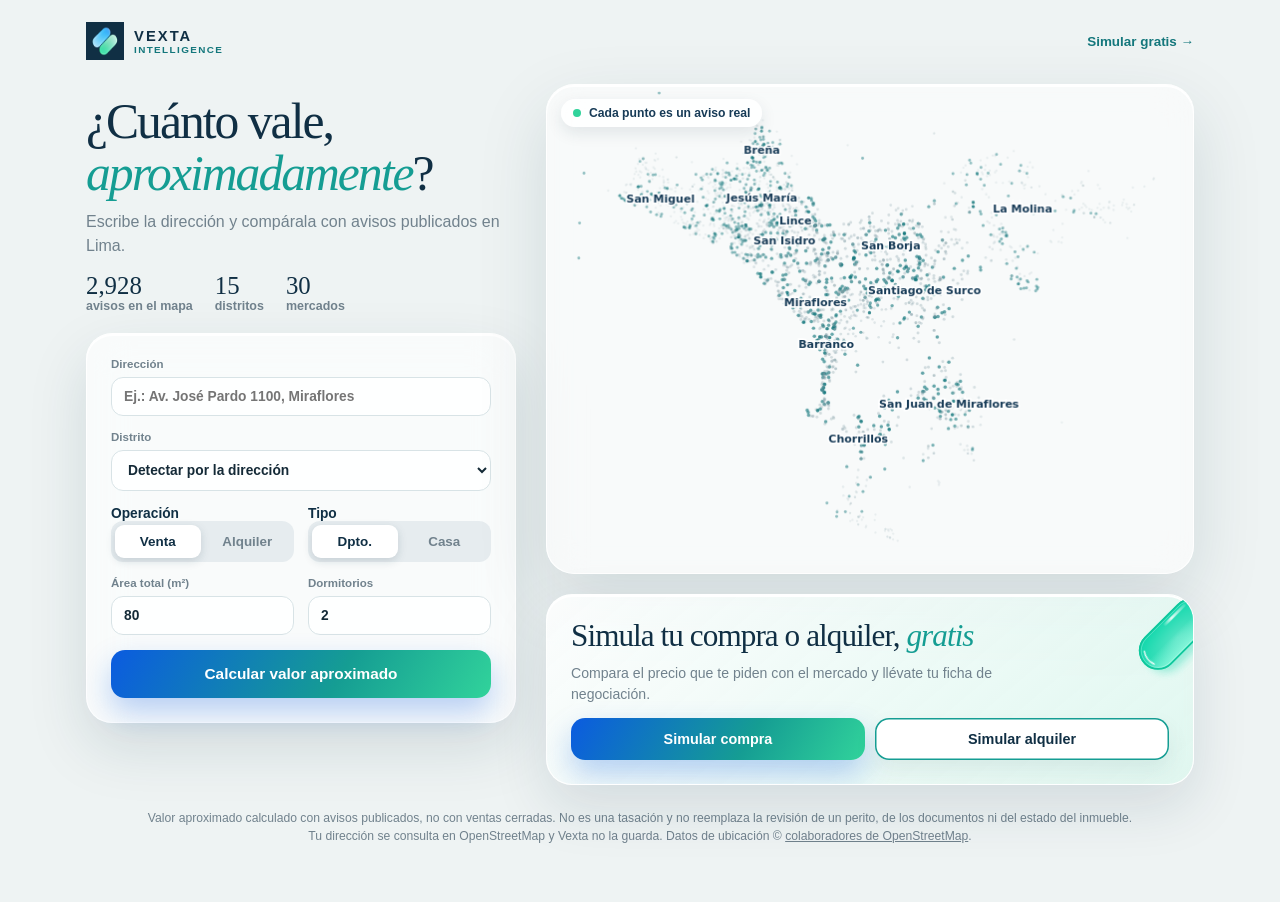
<file: index.html>
<!doctype html>
<html lang="es">
<head>
<meta charset="UTF-8" />
<meta name="viewport" content="width=device-width, initial-scale=1.0, viewport-fit=cover" />
<meta name="theme-color" content="#102f44" />
<title>Vexta Intelligence · Valor aproximado por dirección</title>
<meta name="description" content="Escribe una dirección de Lima y conoce su valor aproximado. Simula tu compra o alquiler, gratis." />
<meta property="og:title" content="Vexta Intelligence" />
<meta property="og:description" content="¿Cuánto vale, aproximadamente? Escribe la dirección y compruébalo." />
<meta property="og:type" content="website" />
<meta property="og:image" content="./og.png" />
<meta name="twitter:card" content="summary_large_image" />
<link rel="icon" type="image/png" sizes="192x192" href="./icon-192.png" />
<link rel="apple-touch-icon" sizes="180x180" href="./apple-touch-icon.png" />
<link rel="manifest" href="./manifest.webmanifest" />
<link rel="stylesheet" href="./assets/pages-source-CJckFhrO.css" />
<style>
  html, body { overflow-x: clip; }
  body { min-height: 100vh; }

  /* ---------- Fondo: orbes y cápsulas del logo con parallax ---------- */
  .vx-fondo { position: fixed; inset: 0; z-index: -1; overflow: hidden; background: radial-gradient(ellipse 80% 55% at 18% 0%, #fff 0%, rgba(255,255,255,0) 70%), radial-gradient(ellipse 70% 60% at 100% 100%, #ffe6c8 0%, rgba(255,230,200,0) 65%), linear-gradient(160deg, #f3f8f7, #e7f1ef); }
  .vx-orbe { position: absolute; border-radius: 50%; filter: blur(70px); opacity: .5; animation: vxDeriva 22s ease-in-out infinite alternate; }
  .vx-orbe.o1 { width: 46vmax; height: 46vmax; left: -14vmax; top: 24%; background: #bdf3e2; }
  .vx-orbe.o2 { width: 38vmax; height: 38vmax; right: -10vmax; top: -12vmax; background: #bfe6ff; animation-duration: 28s; animation-delay: -6s; }
  .vx-capa { position: absolute; width: var(--w); transform: translate3d(calc(var(--mx, 0) * var(--prof) * 1px), calc(var(--my, 0) * var(--prof) * 1px), 0); }
  .vx-capa img { display: block; width: 100%; animation: vxFlota var(--t, 15s) ease-in-out infinite alternate; }
  @keyframes vxDeriva { to { transform: translate(5vmax, -4vmax) scale(1.12); } }
  @keyframes vxFlota { from { transform: translateY(-14px) rotate(-2.5deg); } to { transform: translateY(14px) rotate(2.5deg); } }

  /* ---------- Estructura ---------- */
  .vx-marco { max-width: 1140px; margin: 0 auto; padding: 22px 16px 56px; display: grid; gap: 24px; }
  .vx-cabecera { display: flex; justify-content: space-between; align-items: center; gap: 12px; }
  .vx-marca { display: inline-flex; align-items: center; gap: 10px; color: var(--navy-900); text-decoration: none; }
  .vx-marca img { width: 38px; height: 38px; object-fit: contain; }
  .vx-marca b { display: block; letter-spacing: .14em; font-size: .92rem; }
  .vx-marca small { display: block; letter-spacing: .14em; font-size: .62rem; color: var(--teal-700); font-weight: 700; }
  .vx-volver { font-size: .84rem; font-weight: 700; color: var(--teal-700); text-decoration: none; white-space: nowrap; }
  .vx-columnas { display: grid; grid-template-columns: minmax(0, 430px) minmax(0, 1fr); gap: 30px; align-items: start; }
  .vx-izquierda, .vx-derecha { display: grid; gap: 20px; min-width: 0; }

  /* ---------- Portada: el titular sube línea por línea ---------- */
  .vx-etiqueta { display: inline-block; background: #fff3dc; color: #8a5a10; font-size: .74rem; font-weight: 800; padding: 6px 11px; border-radius: 999px; }
  .vx-intro h1 { font-family: Georgia, "Times New Roman", serif; font-weight: 500; font-size: clamp(2.4rem, 4.7vw, 3.1rem); line-height: 1.05; letter-spacing: -.04em; margin: 12px 0 10px; color: var(--navy-900); }
  .vx-linea { display: block; white-space: nowrap; animation: vxLinea .95s cubic-bezier(.2,.8,.2,1) both; }
  .vx-linea + .vx-linea { animation-delay: .16s; }
  .vx-intro h1 em { display: inline-block; color: var(--teal-500); animation: vxPalabra .9s .34s cubic-bezier(.3,1.5,.5,1) both; transform-origin: 50% 70%; }
  @keyframes vxLinea { from { opacity: 0; transform: translateY(34px); filter: blur(6px); } to { opacity: 1; transform: none; filter: blur(0); } }
  @keyframes vxPalabra { from { transform: scale(.88); } to { transform: scale(1); } }
  .vx-intro p { margin: 0; color: var(--muted); line-height: 1.5; animation: vxAparece .8s .45s ease both; }
  .vx-cifras { display: flex; flex-wrap: wrap; gap: 8px 22px; margin-top: 14px; animation: vxAparece .8s .6s ease both; }
  .vx-cifras span { font-size: .78rem; font-weight: 600; color: var(--muted); }
  .vx-cifras b { display: block; font-family: Georgia, "Times New Roman", serif; font-size: 1.55rem; font-weight: 500; color: var(--navy-900); line-height: 1.1; font-variant-numeric: tabular-nums; }
  @keyframes vxAparece { from { opacity: 0; transform: translateY(10px); } to { opacity: 1; transform: none; } }
  @keyframes vxSube { from { opacity: 0; transform: translateY(26px) scale(.985); } to { opacity: 1; transform: none; } }

  /* ---------- Formulario de cristal claro ---------- */
  .vx-formulario { display: grid; gap: 15px; padding: clamp(18px, 3vw, 24px); border-radius: 26px; background: rgba(255,255,255,.66); -webkit-backdrop-filter: blur(22px) saturate(160%); backdrop-filter: blur(22px) saturate(160%); border: 1px solid rgba(255,255,255,.9); box-shadow: 0 24px 60px rgba(17,52,70,.13), inset 0 2px 0 #fff; animation: vxSube .8s .5s cubic-bezier(.2,.85,.25,1) both; }
  .vx-campo { display: grid; gap: 7px; font-size: .86rem; font-weight: 700; color: var(--navy-900); }
  .vx-campo label, .vx-campo legend { margin: 0; padding: 0; font-weight: 700; }
  .vx-fila { display: grid; grid-template-columns: repeat(2, minmax(0, 1fr)); gap: 14px; }
  fieldset.vx-campo { border: 0; margin: 0; padding: 0; min-width: 0; }
  .vx-marco input[type="text"], .vx-marco input[type="number"], .vx-marco select { width: 100%; color: var(--ink); background: rgba(255,255,255,.85); border: 1px solid #d8e3e6; border-radius: 12px; padding: 11px 12px; outline: none; transition: border-color .25s, box-shadow .25s; }
  .vx-marco input:focus, .vx-marco select:focus { border-color: var(--teal-500); box-shadow: 0 0 0 4px rgba(21,157,147,.16); }
  /* Selector con pieza blanca que se desliza */
  .vx-opciones { position: relative; display: grid; grid-template-columns: 1fr 1fr; background: rgba(23,59,87,.08); border-radius: 12px; padding: 4px; gap: 4px; }
  .vx-opciones::before { content: ""; position: absolute; top: 4px; bottom: 4px; left: 4px; width: calc(50% - 6px); border-radius: 9px; background: #fff; box-shadow: 0 3px 10px rgba(17,52,70,.16); transition: transform .42s cubic-bezier(.3,1.45,.5,1); }
  .vx-opciones:has(input:nth-of-type(2):checked)::before { transform: translateX(calc(100% + 4px)); }
  .vx-opciones input { position: absolute; opacity: 0; width: 0; height: 0; }
  .vx-opciones label { position: relative; z-index: 1; display: block; text-align: center; padding: 9px 6px; border-radius: 9px; font-size: .84rem; font-weight: 700; color: var(--muted); cursor: pointer; transition: color .25s; }
  .vx-opciones input:checked + label { color: var(--navy-900); }
  .vx-opciones input:focus-visible + label { outline: 2px solid var(--teal-500); outline-offset: 1px; }
  .vx-boton { position: relative; overflow: hidden; display: flex; align-items: center; justify-content: center; gap: 10px; background: linear-gradient(120deg, #0b5be0, var(--teal-500) 60%, var(--mint-500)); color: #fff; border: 0; border-radius: 14px; padding: 15px 18px; font-size: .96rem; font-weight: 800; cursor: pointer; box-shadow: 0 14px 30px rgba(11,91,224,.28); transition: transform .25s cubic-bezier(.3,1.5,.5,1), box-shadow .25s; }
  .vx-boton::after { content: ""; position: absolute; top: -40%; bottom: -40%; width: 70px; left: -110px; background: linear-gradient(90deg, rgba(255,255,255,0), rgba(255,255,255,.45), rgba(255,255,255,0)); transform: rotate(18deg); transition: left .75s ease; }
  .vx-boton:hover { transform: translateY(-2px); box-shadow: 0 18px 36px rgba(11,91,224,.34); }
  .vx-boton:hover::after { left: 110%; }
  .vx-boton:active { transform: scale(.98); }
  .vx-boton:disabled { cursor: wait; }
  /* Las dos cápsulas del logo se mecen mientras busca */
  .vx-carga { display: none; position: relative; width: 26px; height: 24px; }
  .vx-boton.cargando .vx-carga { display: block; }
  .vx-carga i { position: absolute; width: 18px; height: 8px; border-radius: 99px; background: #fff; }
  .vx-carga i:first-child { left: 0; top: 4px; transform: rotate(-45deg); animation: vxMece .75s ease-in-out infinite alternate; }
  .vx-carga i:last-child { right: 0; bottom: 4px; transform: rotate(-45deg); background: #bff7e6; animation: vxMece .75s .18s ease-in-out infinite alternate-reverse; }
  @keyframes vxMece { from { translate: -2px 2px; } to { translate: 2px -2px; } }
  .vx-mensaje { margin: 0; padding: 12px 14px; border-radius: 12px; font-size: .86rem; line-height: 1.45; animation: vxAparece .4s ease both; }
  .vx-mensaje.aviso { background: #fff3dc; color: #7a4f0d; }
  .vx-mensaje.error { background: #fbe4e4; color: #8a3535; }

  /* ---------- Mapa vivo ---------- */
  .vx-escenario { position: relative; height: clamp(310px, 42vw, 490px); border-radius: 28px; overflow: hidden; background: rgba(255,255,255,.56); -webkit-backdrop-filter: blur(18px); backdrop-filter: blur(18px); border: 1px solid rgba(255,255,255,.92); box-shadow: 0 26px 70px rgba(17,52,70,.13), inset 0 2px 0 #fff; animation: vxSube .9s .3s cubic-bezier(.2,.85,.25,1) both; }
  .vx-escenario canvas { position: absolute; inset: 0; width: 100%; height: 100%; display: block; }
  .vx-rotulo-mapa { position: absolute; left: 14px; top: 14px; max-width: calc(100% - 28px); display: inline-flex; align-items: center; gap: 8px; padding: 7px 12px; border-radius: 999px; background: rgba(255,255,255,.84); box-shadow: 0 6px 16px rgba(17,52,70,.1); font-size: .76rem; font-weight: 800; color: var(--navy-800); pointer-events: none; }
  .vx-rotulo-mapa span { overflow: hidden; white-space: nowrap; text-overflow: ellipsis; }
  .vx-rotulo-mapa i { flex: none; width: 8px; height: 8px; border-radius: 50%; background: var(--mint-500); animation: vxLatido 3.4s ease-out infinite; }
  @keyframes vxLatido { 0% { box-shadow: 0 0 0 0 rgba(49,211,155,.55); } 100% { box-shadow: 0 0 0 10px rgba(49,211,155,0); } }
  .vx-leyenda { position: absolute; left: 14px; top: 52px; display: flex; gap: 10px; padding: 5px 10px; border-radius: 999px; background: rgba(255,255,255,.8); font-size: .67rem; font-weight: 700; color: var(--navy-800); pointer-events: none; animation: vxAparece .5s ease both; }
  .vx-leyenda span { display: inline-flex; align-items: center; gap: 4px; white-space: nowrap; }
  .vx-punto-color { width: 8px; height: 8px; border-radius: 50%; display: inline-block; flex: none; }
  .c-barato { background: #17d9ae; } .c-parecido { background: #1e8bff; } .c-caro { background: #ff8a4c; }
  .vx-globo { position: absolute; transform: translate(-50%, calc(-100% - 14px)); padding: 7px 11px; border-radius: 10px; background: var(--navy-900); color: #fff; font-size: .74rem; font-weight: 700; white-space: nowrap; pointer-events: none; box-shadow: 0 10px 22px rgba(8,29,43,.3); z-index: 3; }

  /* ---------- Resultado: tarjeta de cristal sobre el mapa ---------- */
  #resultado { position: relative; z-index: 2; margin-top: -104px; padding: 0 clamp(8px, 2.2vw, 22px); display: grid; gap: 18px; }
  .vx-escena-vidrio { position: relative; }
  .vx-cap { position: absolute; pointer-events: none; }
  .vx-cap img { display: block; width: 100%; animation: vxFlota var(--t, 11s) ease-in-out infinite alternate; }
  .vx-cap.atras { --w: clamp(240px, 30vw, 340px); z-index: 0; width: var(--w); animation: vxEntraCap 1.1s cubic-bezier(.25,1.2,.4,1) both; }
  .vx-cap.a1 { right: calc(var(--w) * -.5); top: calc(var(--w) * -.62); }
  .vx-cap.a2 { left: calc(var(--w) * -.58); bottom: 4%; --t: 13s; animation-delay: .08s; }
  .vx-cap.delante { z-index: 2; width: clamp(92px, 11vw, 130px); animation: vxPop .75s .55s cubic-bezier(.3,1.6,.5,1) both; }
  .vx-cap.d1 { right: -38px; top: -58px; --t: 7s; }
  .vx-cap.d2 { left: -34px; bottom: -78px; --t: 9s; animation-delay: .68s; }
  @keyframes vxEntraCap { from { opacity: 0; transform: translateY(70px) scale(.8); } to { opacity: 1; transform: none; } }
  @keyframes vxPop { from { transform: scale(0); } to { transform: scale(1); } }
  .vx-vidrio { position: relative; z-index: 1; overflow: hidden; display: grid; gap: 13px; padding: clamp(20px, 3.2vw, 30px); border-radius: 30px; color: #fff; background: linear-gradient(150deg, rgba(9,120,230,.86) 0%, rgba(0,150,170,.84) 55%, rgba(6,169,130,.84) 100%); -webkit-backdrop-filter: blur(26px) saturate(170%); backdrop-filter: blur(26px) saturate(170%); border: 2px solid rgba(255,255,255,.6); box-shadow: 0 34px 80px rgba(0,120,140,.32), inset 0 3px 0 rgba(255,255,255,.85), inset 0 -3px 0 rgba(255,255,255,.28); animation: vxCristal .95s cubic-bezier(.2,1.2,.3,1) both; }
  .vx-vidrio::before { content: ""; position: absolute; inset: 0; pointer-events: none; background: linear-gradient(155deg, rgba(255,255,255,.3) 0%, rgba(255,255,255,.06) 32%, rgba(255,255,255,0) 58%, rgba(255,255,255,.08) 100%); }
  .vx-vidrio::after { content: ""; position: absolute; top: -40%; bottom: -40%; left: -30%; width: 22%; pointer-events: none; background: linear-gradient(90deg, rgba(255,255,255,0), rgba(255,255,255,.34), rgba(255,255,255,0)); transform: rotate(16deg); animation: vxBarrido 1.5s .35s ease-out both, vxBarridoLento 14s 6s ease-in-out infinite; }
  .vx-vidrio > * { position: relative; z-index: 1; }
  @keyframes vxCristal { from { opacity: 0; transform: translateY(70px) scale(.94); } to { opacity: 1; transform: none; } }
  @keyframes vxBarrido { from { left: -30%; } 45%, to { left: 125%; } }
  @keyframes vxBarridoLento { from { left: -30%; } 12%, to { left: 125%; } }
  .vx-aparece { animation: vxAparece .6s ease both; animation-delay: calc(var(--d, 0) * 1ms); }
  .vx-rotulo { font-size: .74rem; letter-spacing: .13em; text-transform: uppercase; font-weight: 800; }
  .vx-valor { font-family: Georgia, "Times New Roman", serif; font-size: clamp(2.7rem, 9.5vw, 4.1rem); font-weight: 500; letter-spacing: -.03em; line-height: 1; overflow-wrap: anywhere; font-variant-numeric: lining-nums; }
  .vx-valor small { font-family: Inter, sans-serif; font-size: 1rem; letter-spacing: 0; font-weight: 600; opacity: .9; }
  .vx-dolares { font-size: .92rem; font-weight: 700; opacity: .92; }
  /* Medidor: la cápsula del logo cae sobre el rango */
  .vx-medidor { position: relative; height: 42px; margin-top: 2px; }
  .vx-pista { position: absolute; left: 0; right: 0; top: 50%; height: 14px; margin-top: -7px; border-radius: 999px; background: rgba(255,255,255,.22); box-shadow: inset 0 2px 5px rgba(0,50,60,.24); overflow: hidden; }
  .vx-relleno { position: absolute; inset: 0; border-radius: inherit; background: linear-gradient(90deg, rgba(255,255,255,.28), #fff 50%, rgba(255,255,255,.28)); transform: scaleX(0); transition: transform 1s cubic-bezier(.2,.8,.2,1); }
  .vx-medidor.listo .vx-relleno { transform: scaleX(1); }
  .vx-marcador { position: absolute; top: 50%; left: 0; width: 60px; height: 26px; margin: -13px 0 0 -30px; border-radius: 999px; background: linear-gradient(180deg, #17d9ae 0%, #17d9ae 45%, #8df9de 100%); border: 2px solid #fff; box-shadow: 0 10px 22px rgba(0,50,60,.36), inset 0 2px 0 rgba(255,255,255,.75); transform: rotate(-38deg); transition: left 1.15s cubic-bezier(.3,1.4,.5,1); }
  .vx-extremos { display: flex; justify-content: space-between; gap: 12px; font-size: .9rem; font-weight: 800; font-variant-numeric: tabular-nums; }
  .vx-datos { display: flex; flex-wrap: wrap; gap: 8px; }
  .vx-datos span { background: rgba(255,255,255,.17); border: 1px solid rgba(255,255,255,.3); border-radius: 999px; padding: 7px 12px; font-size: .78rem; font-weight: 700; animation: vxPop .55s cubic-bezier(.3,1.6,.5,1) both; animation-delay: calc(var(--d, 0) * 1ms); }
  .vx-datos span.alta { background: #fff; color: #087255; border-color: #fff; }
  .vx-datos span.media { background: #fff; color: #8a5a10; border-color: #fff; }
  .vx-datos span.baja { background: #fff; color: #9b3e3e; border-color: #fff; }
  .vx-nota { margin: 0; font-size: .85rem; line-height: 1.5; }
  .vx-vidrio .vx-nota { color: rgba(255,255,255,.93); }
  .vx-aviso-vidrio { margin: 0; padding: 11px 13px; border-radius: 12px; background: rgba(255,255,255,.95); color: #7a4f0d; font-size: .85rem; line-height: 1.45; }

  /* ---------- Avisos cercanos ---------- */
  .vx-panel { display: grid; gap: 12px; padding: clamp(16px, 3vw, 22px); border-radius: 26px; background: rgba(255,255,255,.74); -webkit-backdrop-filter: blur(18px); backdrop-filter: blur(18px); border: 1px solid rgba(255,255,255,.92); box-shadow: 0 20px 50px rgba(17,52,70,.1), inset 0 2px 0 #fff; animation: vxSube .8s cubic-bezier(.2,.85,.25,1) both; animation-delay: calc(var(--d, 0) * 1ms); }
  .vx-panel .vx-rotulo { color: var(--teal-700); }
  .vx-panel .vx-nota { color: var(--muted); }
  .vx-cercanos { display: grid; gap: 9px; list-style: none; margin: 0; padding: 0; }
  .vx-cercanos li { display: grid; grid-template-columns: auto minmax(0, 1fr) auto; gap: 3px 11px; align-items: center; padding: 11px 13px; background: #fff; border: 1px solid var(--line); border-radius: 14px; transition: transform .28s cubic-bezier(.3,1.5,.5,1), border-color .25s, box-shadow .25s; animation: vxSube .6s cubic-bezier(.2,.85,.25,1) both; animation-delay: calc(var(--d, 0) * 1ms); }
  .vx-cercanos li:hover, .vx-cercanos li:focus-within { transform: translateY(-2px); border-color: var(--teal-500); box-shadow: 0 10px 22px rgba(17,52,70,.1); }
  .vx-cercanos .vx-punto-color { grid-row: 1 / span 2; width: 11px; height: 11px; }
  .vx-cercanos b { font-size: .97rem; color: var(--navy-900); overflow-wrap: anywhere; font-variant-numeric: tabular-nums; }
  .vx-cercanos small { grid-column: 2; font-size: .77rem; color: var(--muted); }
  .vx-cercanos a { grid-column: 3; grid-row: 1 / span 2; font-size: .8rem; font-weight: 800; color: var(--teal-700); white-space: nowrap; text-align: right; text-decoration: none; }
  .vx-cercanos a .vx-ver { text-decoration: underline; }
  .vx-resumen { display: flex; flex-wrap: wrap; gap: 8px 18px; font-size: .86rem; font-weight: 700; color: var(--navy-800); }
  .vx-resumen span { display: inline-flex; align-items: center; gap: 7px; }
  a.vx-boton { text-decoration: none; }
  .vx-relativo { display: block; font-size: .7rem; font-weight: 800; }
  .vx-relativo.barato { color: #067f60; } .vx-relativo.parecido { color: #0b5be0; } .vx-relativo.caro { color: #c4551c; }
  /* ---------- Sector para simular gratis ---------- */
  #banda-movil { display: none; }
  .vx-simula { position: relative; overflow: hidden; display: grid; gap: 10px; padding: clamp(18px, 3vw, 24px); border-radius: 26px; background: linear-gradient(140deg, rgba(255,255,255,.84), rgba(219,248,238,.74)); -webkit-backdrop-filter: blur(20px) saturate(160%); backdrop-filter: blur(20px) saturate(160%); border: 1px solid rgba(255,255,255,.95); box-shadow: 0 22px 56px rgba(17,52,70,.12), inset 0 2px 0 #fff; animation: vxSube .8s .65s cubic-bezier(.2,.85,.25,1) both; }
  .vx-simula h2 { position: relative; margin: 0; max-width: 84%; font-family: Georgia, "Times New Roman", serif; font-weight: 500; font-size: clamp(1.5rem, 3vw, 1.95rem); line-height: 1.1; letter-spacing: -.03em; color: var(--navy-900); }
  .vx-simula h2 em { color: var(--teal-500); }
  .vx-simula p { position: relative; margin: 0; max-width: 84%; font-size: .88rem; line-height: 1.45; color: var(--muted); }
  .vx-simula-botones { position: relative; display: grid; grid-template-columns: 1fr 1fr; gap: 10px; margin-top: 4px; }
  .vx-simula-botones .vx-boton { padding: 13px 10px; font-size: .9rem; }
  .vx-boton.vx-boton-claro { background: #fff; color: var(--navy-900); box-shadow: inset 0 0 0 1.5px var(--teal-500), 0 10px 22px rgba(17,52,70,.08); }
  .vx-cap-simula { position: absolute; right: -44px; top: -56px; width: 160px; pointer-events: none; }
  .vx-cap-simula img { display: block; width: 100%; animation: vxFlota 13s ease-in-out infinite alternate; }
  .vx-pie { font-size: .76rem; line-height: 1.5; color: var(--muted); text-align: center; margin: 0; }
  .vx-pie a { color: inherit; }
  .vx-solo-lector { position: absolute; width: 1px; height: 1px; overflow: hidden; clip-path: inset(50%); white-space: nowrap; }
  [hidden] { display: none !important; }

  @media (min-width: 920px) and (min-height: 820px) { .vx-izquierda { position: sticky; top: 16px; } }
  @media (max-width: 919px) {
    #banda-movil { display: block; }
    #banda-escritorio { display: none; }
    .vx-columnas { grid-template-columns: minmax(0, 1fr); gap: 20px; }
    .vx-escenario { height: clamp(320px, 88vw, 460px); }
    .vx-capa { opacity: .8; }
  }
  @media (max-width: 480px) { .vx-fila { gap: 10px; } .vx-volver { font-size: .78rem; } .vx-leyenda { gap: 7px; font-size: .62rem; } .vx-largo { display: none; } }
  @media (prefers-reduced-motion: reduce) {
    *, *::before, *::after { animation: none !important; transition: none !important; }
    .vx-vidrio::after { display: none; }
  }
</style>
</head>
<body>
<div id="fondo" class="vx-fondo" aria-hidden="true">
  <span class="vx-orbe o1"></span>
  <span class="vx-orbe o2"></span>
  <span class="vx-capa" style="--prof:.22;--w:clamp(300px,34vw,520px);left:-11%;top:44%;--t:19s"><img src="./assets/vexta-capsula-azul.svg" alt="" /></span>
  <span class="vx-capa" style="--prof:.55;--w:clamp(240px,24vw,380px);right:-8%;top:-6%;--t:16s"><img src="./assets/vexta-capsula-verde.svg" alt="" /></span>
  <span class="vx-capa" style="--prof:1;--w:clamp(110px,11vw,170px);left:41%;top:4%;--t:11s"><img src="./assets/vexta-capsula-azul.svg" alt="" /></span>
</div>

<main class="vx-marco">
  <header class="vx-cabecera">
    <a class="vx-marca" href="./index.html">
      <img src="./icon-192.png" alt="" />
      <span><b>VEXTA</b><small>INTELLIGENCE</small></span>
    </a>
    <a id="volver" class="vx-volver" href="./index.html">← Volver a la app</a>
  </header>

  <div class="vx-columnas">
    <div class="vx-izquierda">
      <section class="vx-intro">
        <h1><span class="vx-linea">¿Cuánto vale,</span><span class="vx-linea"><em>aproximadamente</em>?</span></h1>
        <p>Escribe la dirección y compárala con avisos publicados en Lima.</p>
        <div class="vx-cifras">
          <span><b id="cifra-avisos">0</b>avisos en el mapa</span>
          <span><b id="cifra-distritos">0</b>distritos</span>
          <span><b id="cifra-mercados">0</b>mercados</span>
        </div>
      </section>

      <form id="formulario" class="vx-formulario" novalidate>
        <div class="vx-campo">
          <label for="direccion">Dirección</label>
          <input id="direccion" type="text" autocomplete="off" placeholder="Ej.: Av. José Pardo 1100, Miraflores" />
        </div>
        <div class="vx-campo">
          <label for="distrito">Distrito</label>
          <select id="distrito"><option value="">Detectar por la dirección</option></select>
        </div>
        <div class="vx-fila">
          <fieldset class="vx-campo">
            <legend>Operación</legend>
            <div class="vx-opciones">
              <input type="radio" name="operacion" id="op-venta" value="venta" checked /><label for="op-venta">Venta</label>
              <input type="radio" name="operacion" id="op-alquiler" value="alquiler" /><label for="op-alquiler">Alquiler</label>
            </div>
          </fieldset>
          <fieldset class="vx-campo">
            <legend>Tipo</legend>
            <div class="vx-opciones">
              <input type="radio" name="tipo" id="ti-dep" value="departamento" checked /><label for="ti-dep">Dpto.</label>
              <input type="radio" name="tipo" id="ti-casa" value="casa" /><label for="ti-casa">Casa</label>
            </div>
          </fieldset>
        </div>
        <div class="vx-fila">
          <div class="vx-campo">
            <label for="area">Área total (m²)</label>
            <input id="area" type="number" min="10" max="1000" step="1" inputmode="numeric" value="80" />
          </div>
          <div class="vx-campo">
            <label for="dormitorios">Dormitorios</label>
            <input id="dormitorios" type="number" min="1" max="10" step="1" inputmode="numeric" value="2" />
          </div>
        </div>
        <button id="calcular" class="vx-boton" type="submit"><span class="vx-carga" aria-hidden="true"><i></i><i></i></span><span id="texto-boton">Calcular valor aproximado</span></button>
        <p id="mensaje" class="vx-mensaje" role="status" hidden></p>
      </form>
      <div id="banda-movil"></div>
    </div>

    <div class="vx-derecha">
      <section id="escenario" class="vx-escenario">
        <canvas id="mapa" role="img" aria-label="Mapa con los avisos de Lima usados por el modelo"></canvas>
        <div class="vx-rotulo-mapa"><i></i><span id="rotulo-mapa">Cada punto es un aviso real</span></div>
        <div id="leyenda" class="vx-leyenda" hidden>
          <span><i class="vx-punto-color c-barato"></i>Más barato</span>
          <span><i class="vx-punto-color c-parecido"></i>Parecido</span>
          <span><i class="vx-punto-color c-caro"></i>Más caro</span>
        </div>
        <div id="globo" class="vx-globo" hidden></div>
      </section>
      <section id="resultado" hidden></section>
      <div id="banda-escritorio"></div>
      <div id="anuncio" class="vx-solo-lector" aria-live="polite"></div>
    </div>
  </div>

  <p class="vx-pie">
    Valor aproximado calculado con avisos publicados, no con ventas cerradas. No es una tasación y no reemplaza la revisión de un perito, de los documentos ni del estado del inmueble.
    <br />Tu dirección se consulta en OpenStreetMap y Vexta no la guarda. Datos de ubicación © <a href="https://www.openstreetmap.org/copyright" target="_blank" rel="noopener">colaboradores de OpenStreetMap</a>.
  </p>
</main>

<script>
(() => {
  const $ = (id) => document.getElementById(id);
  const plano = (t) => (t || "").normalize("NFD").replace(/[̀-ͯ]/g, "").toLowerCase().trim();
  const soles = new Intl.NumberFormat("es-PE", { style: "currency", currency: "PEN", maximumFractionDigits: 0 });
  const dolares = new Intl.NumberFormat("es-PE", { style: "currency", currency: "USD", maximumFractionDigits: 0 });
  const entero = new Intl.NumberFormat("es-PE", { maximumFractionDigits: 0 });
  const calma = window.matchMedia("(prefers-reduced-motion: reduce)").matches;
  const TAU = Math.PI * 2;
  // Cuadro de Lima metropolitana para el buscador: oeste, norte, este, sur
  const CUADRO_LIMA = "-77.20,-11.90,-76.80,-12.30";
  const COLORES = { barato: "#17d9ae", parecido: "#1e8bff", caro: "#ff8a4c", neutro: "#14777c" };
  // Un aviso es «parecido» si está a ±10 % de lo esperado para su tamaño, dormitorios y zona.
  const MARGEN_PARECIDO = 0.1;
  let DATOS = null;
  let Mapa = null;
  let turno = 0;
  const memoria = new Map();
  let ultimaConsulta = 0;

  // ---------- Ayudas de movimiento ----------
  const clamp01 = (v) => Math.min(1, Math.max(0, v));
  const mezcla = (a, b, t) => a + (b - a) * t;
  const suave = (t) => t * t * t * (t * (6 * t - 15) + 10);
  const salida = (t) => 1 - Math.pow(1 - t, 3);
  // Muelle con un pequeño rebote; t en milisegundos
  const muelle = (t) => {
    if (t <= 0) return 0;
    const w = 0.017;
    const z = 0.55;
    return 1 - Math.exp(-z * w * t) * Math.cos(w * Math.sqrt(1 - z * z) * t);
  };

  const contar = (nodo, desde, hasta, ms, formato) => {
    if (calma) {
      nodo.textContent = formato(hasta);
      return;
    }
    nodo.textContent = formato(desde);
    const inicio = performance.now();
    const paso = (ahora) => {
      if (!nodo.isConnected) return;
      const k = clamp01((ahora - inicio) / ms);
      nodo.textContent = formato(mezcla(desde, hasta, 1 - Math.pow(1 - k, 4)));
      if (k < 1) requestAnimationFrame(paso);
    };
    requestAnimationFrame(paso);
  };

  // ---------- Mapa vivo: cada punto es un aviso, en su ubicación real ----------
  const crearMapa = (lienzo, datos) => {
    const ctx = lienzo.getContext("2d");
    const escenario = lienzo.parentElement;
    const mediana = (v) => [...v].sort((a, b) => a - b)[Math.floor(v.length / 2)];
    const lat0 = mediana(datos.avisos.map((a) => a[2]));
    const lon0 = mediana(datos.avisos.map((a) => a[3]));
    const aPlano = (lat, lon) => ({ x: (lon - lon0) * 108.2, y: -(lat - lat0) * 110.6 });
    const puntos = datos.avisos.map((a) => ({ ...aPlano(a[2], a[3]), op: a[0], ti: a[1] }));
    const orden = (clave) => puntos.map((p) => p[clave]).sort((a, b) => a - b);
    const xs = orden("x");
    const ys = orden("y");
    const corte = (v, p) => v[Math.floor((v.length - 1) * p)];
    const caja = { x0: corte(xs, 0.005), x1: corte(xs, 0.995), y0: corte(ys, 0.005), y1: corte(ys, 0.995) };

    const porDistrito = {};
    datos.avisos.forEach((a) => (porDistrito[a[8]] = porDistrito[a[8]] || []).push(a));
    const nombres = Object.entries(porDistrito)
      .map(([nombre, lista]) => ({ nombre, n: lista.length, ...aPlano(mediana(lista.map((a) => a[2])), mediana(lista.map((a) => a[3]))) }))
      .sort((a, b) => b.n - a.n);
    const centro = (nombre) => {
      const lista = porDistrito[nombre] || [];
      return { lat: mediana(lista.map((a) => a[2])), lon: mediana(lista.map((a) => a[3])) };
    };

    let W = 0;
    let H = 0;
    let dpr = 1;
    let general = { x: 0, y: 0, e: 1, cy: 0.5 };
    let vista = general;
    let viaje = null;
    let foco = null;
    let buscando = false;
    let filtro = null;
    let resaltado = null;
    let visible = true;
    let cuadros = 0;
    let nombresVisibles = [];
    const logo = {};
    // En la versión para clientes los avisos no llevan precio ni enlace
    const interactivo = datos.modo !== "cliente";

    const vistaDe = (f) => ({ x: f.x, y: f.y, e: (Math.min(W, H * 0.68) * 0.44) / f.radio, cy: 0.4 });

    const acomodarNombres = () => {
      // Los nombres que chocarían con otro más importante no se dibujan
      ctx.font = "700 11px Inter, system-ui, sans-serif";
      const puestos = [];
      nombresVisibles = nombres.filter((d) => {
        const sx = (d.x - general.x) * general.e + W / 2;
        const sy = (d.y - general.y) * general.e + H * general.cy;
        const w = ctx.measureText(d.nombre).width + 8;
        const c = { x0: sx - w / 2, x1: sx + w / 2, y0: sy - 9, y1: sy + 9 };
        if (c.x0 < 4 || c.x1 > W - 4 || puestos.some((o) => c.x0 < o.x1 && c.x1 > o.x0 && c.y0 < o.y1 && c.y1 > o.y0)) return false;
        puestos.push(c);
        return true;
      });
    };

    const medir = () => {
      const c = escenario.getBoundingClientRect();
      if (!c.width) return;
      dpr = Math.min(2, window.devicePixelRatio || 1);
      W = c.width;
      H = c.height;
      lienzo.width = Math.round(W * dpr);
      lienzo.height = Math.round(H * dpr);
      const m = Math.min(W, H) * 0.09;
      const e = Math.min((W - 2 * m) / (caja.x1 - caja.x0), (H - 2 * m) / (caja.y1 - caja.y0));
      general = { x: (caja.x0 + caja.x1) / 2, y: (caja.y0 + caja.y1) / 2, e, cy: 0.5 };
      if (!viaje) vista = foco ? vistaDe(foco) : general;
      ctx.setTransform(dpr, 0, 0, dpr, 0, 0);
      acomodarNombres();
      pedirCuadro();
    };

    const aPantalla = (p, v) => [(p.x - v.x) * v.e + W / 2, (p.y - v.y) * v.e + H * v.cy];

    const camara = (ahora) => {
      if (!viaje) return vista;
      const k = suave(clamp01((ahora - viaje.t0) / viaje.dur));
      const { desde: a, hacia: b } = viaje;
      vista = { x: mezcla(a.x, b.x, k), y: mezcla(a.y, b.y, k), e: Math.exp(mezcla(Math.log(a.e), Math.log(b.e), k)), cy: mezcla(a.cy, b.cy, k) };
      if (k >= 1) viaje = null;
      return vista;
    };

    const dibujarFoco = (ahora, v) => {
      const [cx, cy] = aPantalla(foco, v);
      const k = clamp01((ahora - foco.t0) / 600);
      if (foco.exacto && k > 0) {
        ctx.setLineDash([4, 6]);
        ctx.lineWidth = 1.2;
        ctx.strokeStyle = "#14777c";
        [foco.radio, foco.radio / 2].forEach((radio, i) => {
          const r = radio * v.e * (0.72 + 0.28 * salida(k));
          ctx.globalAlpha = (i ? 0.32 : 0.55) * k;
          ctx.beginPath();
          ctx.arc(cx, cy, r, 0, TAU);
          ctx.stroke();
          ctx.setLineDash(i ? [] : [4, 6]);
          const etiqueta = radio >= 1 ? `${radio} km` : `${Math.round(radio * 1000)} m`;
          ctx.font = "700 10px Inter, system-ui, sans-serif";
          ctx.textAlign = "left";
          ctx.lineWidth = 3;
          ctx.strokeStyle = "rgba(255,255,255,.9)";
          ctx.fillStyle = "#14777c";
          ctx.globalAlpha = 0.9 * k;
          const lx = cx + r * 0.72;
          const ly = cy - r * 0.72;
          ctx.setLineDash([]);
          ctx.strokeText(etiqueta, lx + 3, ly);
          ctx.fillText(etiqueta, lx + 3, ly);
          ctx.setLineDash([4, 6]);
          ctx.lineWidth = 1.2;
          ctx.strokeStyle = "#14777c";
        });
        ctx.setLineDash([]);
      }
      foco.marcas.forEach((m) => {
        const s = calma ? 1 : muelle(ahora - foco.t0 - m.retraso);
        if (s <= 0) return;
        const [mx, my] = aPantalla(m, v);
        const activo = resaltado === m.url;
        const r = (activo ? 9.5 : 6) * s;
        ctx.globalAlpha = Math.min(1, s) * (activo ? 0.34 : 0.2);
        ctx.fillStyle = m.color;
        ctx.beginPath();
        ctx.arc(mx, my, r * 2.1, 0, TAU);
        ctx.fill();
        ctx.globalAlpha = Math.min(1, s);
        ctx.beginPath();
        ctx.arc(mx, my, r, 0, TAU);
        ctx.fill();
        ctx.lineWidth = 2;
        ctx.strokeStyle = "#fff";
        ctx.stroke();
      });
      if (foco.exacto && logo.azul && logo.verde) {
        // El logo es el alfiler: sus dos cápsulas caen y se encajan.
        const s = calma ? 1 : muelle(ahora - foco.t0 + 120);
        if (s > 0) {
          const t = 92;
          const dx = (1 - s) * 34;
          ctx.globalAlpha = Math.min(1, s);
          ctx.drawImage(logo.azul, cx - t / 2 - dx, cy - t / 2 - dx, t, t);
          ctx.drawImage(logo.verde, cx - t / 2 + dx, cy - t / 2 + dx, t, t);
        }
      }
      ctx.globalAlpha = 1;
    };

    const pintarCuadro = (ahora) => {
      const v = camara(ahora);
      ctx.setTransform(dpr, 0, 0, dpr, 0, 0);
      ctx.clearRect(0, 0, W, H);
      const zoom = v.e / general.e;

      // Pulso lento y suave: los puntos respiran sin distraer
      let ox = W / 2;
      let oy = H * v.cy;
      let periodo = 12000;
      let anchoOnda = 120;
      let maxOnda = Math.hypot(W, H) * 0.62;
      let fuerza = 0.2;
      if (buscando) {
        periodo = 3000;
        anchoOnda = 100;
        fuerza = 0.34;
      } else if (foco && !viaje) {
        [ox, oy] = aPantalla(foco, v);
        periodo = 10000;
        anchoOnda = 70;
        maxOnda = foco.radio * v.e * 1.25;
        fuerza = 0.16;
      }
      const onda = calma ? -1000 : ((ahora % periodo) / periodo) * maxOnda;

      const tam = Math.min(3.1, 1.45 + Math.log2(zoom) * 0.27);
      for (const p of puntos) {
        const sx = (p.x - v.x) * v.e + W / 2;
        const sy = (p.y - v.y) * v.e + H * v.cy;
        if (sx < -6 || sx > W + 6 || sy < -6 || sy > H + 6) continue;
        const coincide = !filtro || (p.op === filtro.op && p.ti === filtro.ti);
        let a = coincide ? 0.46 : 0.13;
        let t = coincide ? tam : tam * 0.8;
        const w = Math.abs(Math.hypot(sx - ox, sy - oy) - onda);
        if (w < anchoOnda) {
          const b = suave(1 - w / anchoOnda);
          a = Math.min(1, a + b * fuerza);
          t += b * 0.3;
        }
        ctx.globalAlpha = a;
        ctx.fillStyle = coincide ? "#14777c" : "#7f9aa3";
        ctx.beginPath();
        ctx.arc(sx, sy, t, 0, TAU);
        ctx.fill();
      }

      // Nombres de los distritos: se apagan al acercarse
      const aNombres = clamp01(1.5 - zoom * 0.5);
      if (aNombres > 0) {
        ctx.font = "700 11px Inter, system-ui, sans-serif";
        ctx.textAlign = "center";
        ctx.lineWidth = 3.5;
        ctx.strokeStyle = "rgba(255,255,255,.92)";
        ctx.fillStyle = "#173b57";
        ctx.globalAlpha = aNombres;
        nombresVisibles.forEach((d) => {
          const [sx, sy] = aPantalla(d, v);
          ctx.strokeText(d.nombre, sx, sy + 4);
          ctx.fillText(d.nombre, sx, sy + 4);
        });
      }
      if (foco) dibujarFoco(ahora, v);
      ctx.globalAlpha = 1;
    };

    let pendiente = false;
    function pedirCuadro() {
      if (pendiente) return;
      pendiente = true;
      requestAnimationFrame(cuadro);
    }
    function cuadro(ahora) {
      pendiente = false;
      cuadros += 1;
      // En pantallas chicas basta con la mitad de los cuadros
      if (visible && W && (W >= 520 || cuadros % 2 === 0 || calma)) pintarCuadro(ahora);
      if (!calma) pedirCuadro();
    }

    const marcaEn = (x, y) => {
      if (!foco || !interactivo) return null;
      let mejor = null;
      let distancia = 15;
      foco.marcas.forEach((m) => {
        const [mx, my] = aPantalla(m, vista);
        const d = Math.hypot(mx - x, my - y);
        if (d < distancia) {
          distancia = d;
          mejor = { m, mx, my };
        }
      });
      return mejor;
    };
    lienzo.addEventListener("pointermove", (ev) => {
      const c = lienzo.getBoundingClientRect();
      const hallada = marcaEn(ev.clientX - c.left, ev.clientY - c.top);
      const globo = $("globo");
      lienzo.style.cursor = hallada ? "pointer" : "";
      resaltado = hallada ? hallada.m.url : null;
      globo.hidden = !hallada;
      if (hallada) {
        globo.textContent = `${soles.format(hallada.m.precio)} · ${hallada.m.area} m² · ${hallada.m.dormitorios} dorm.`;
        globo.style.left = `${Math.min(W - 90, Math.max(90, hallada.mx))}px`;
        globo.style.top = `${hallada.my}px`;
      }
      if (calma) pedirCuadro();
    });
    lienzo.addEventListener("pointerleave", () => {
      $("globo").hidden = true;
      resaltado = null;
      if (calma) pedirCuadro();
    });
    lienzo.addEventListener("click", (ev) => {
      const c = lienzo.getBoundingClientRect();
      const hallada = marcaEn(ev.clientX - c.left, ev.clientY - c.top);
      if (hallada) window.open(hallada.m.url, "_blank", "noopener,noreferrer");
    });

    const prerender = (src, clave) => {
      const imagen = new Image();
      imagen.onload = () => {
        const hoja = document.createElement("canvas");
        hoja.width = hoja.height = 240;
        hoja.getContext("2d").drawImage(imagen, 0, 0, 240, 240);
        logo[clave] = hoja;
      };
      imagen.src = src;
    };
    prerender("./assets/vexta-capsula-azul.svg", "azul");
    prerender("./assets/vexta-capsula-verde.svg", "verde");

    new ResizeObserver(medir).observe(escenario);
    new IntersectionObserver((e) => (visible = e[0].isIntersecting)).observe(escenario);
    medir();
    pedirCuadro();

    return {
      centro,
      buscar: (activo) => {
        buscando = activo;
        pedirCuadro();
      },
      filtrar: (op, ti) => {
        filtro = { op, ti };
        pedirCuadro();
      },
      resaltar: (url) => {
        resaltado = url;
        pedirCuadro();
      },
      enfocar: ({ lat, lon, radio, exacto, marcas }) => {
        const ahora = performance.now();
        const destino = { ...aPlano(lat, lon), radio, exacto };
        const llegada = calma ? 0 : 1250;
        const ordenadas = marcas
          .map((m) => ({ ...m, ...aPlano(m.lat, m.lon) }))
          .sort((a, b) => Math.hypot(a.x - destino.x, a.y - destino.y) - Math.hypot(b.x - destino.x, b.y - destino.y));
        ordenadas.forEach((m, i) => (m.retraso = Math.min(950, 120 + i * 42)));
        foco = { ...destino, t0: ahora + llegada, marcas: ordenadas };
        const hacia = vistaDe(foco);
        if (calma) {
          vista = hacia;
          foco.t0 = ahora - 5000;
        } else {
          viaje = { desde: { ...vista }, hacia, t0: ahora, dur: llegada };
        }
        pedirCuadro();
      },
    };
  };

  // ---------- Dirección ----------
  const mostrarMensaje = (texto, clase) => {
    const caja = $("mensaje");
    caja.hidden = !texto;
    caja.textContent = texto || "";
    caja.className = `vx-mensaje ${clase || "aviso"}`;
  };

  const redondear = (valor, operacion) => {
    const paso = operacion === "venta" ? 1000 : 50;
    return Math.round(valor / paso) * paso;
  };

  const km = (a, b) => Math.hypot((a[0] - b[0]) * 110.6, (a[1] - b[1]) * 108.2);

  // "San Juan de Miraflores" contiene "Miraflores": se revisan primero los nombres más largos.
  const distritoEnTexto = (texto) => {
    const limpio = plano(texto);
    const nombres = [];
    DATOS.distritos.forEach((d) => [d.nombre, ...d.alias].forEach((n) => nombres.push([plano(n), d.nombre])));
    nombres.sort((a, b) => b[0].length - a[0].length);
    const hallado = nombres.find(([n]) => new RegExp(`(^|[^a-z])${n}([^a-z]|$)`).test(limpio));
    return hallado ? hallado[1] : null;
  };

  // OpenStreetMap escribe los nombres completos
  const expandir = (texto) =>
    texto
      .replace(/\bav\.?(?=\s)/gi, "Avenida")
      .replace(/\bjr\.?(?=\s)/gi, "Jirón")
      .replace(/\b(ca|cl|calle)\.?(?=\s)/gi, "Calle")
      .replace(/\b(psje|pje)\.?(?=\s)/gi, "Pasaje")
      .replace(/\bmz\.?(?=\s)/gi, "Manzana");

  const consultar = async (consulta) => {
    if (memoria.has(consulta)) return memoria.get(consulta);
    // Regla del servicio: como máximo una consulta por segundo
    const espera = 1100 - (Date.now() - ultimaConsulta);
    if (espera > 0) await new Promise((r) => setTimeout(r, espera));
    ultimaConsulta = Date.now();
    const parametros = new URLSearchParams({ q: consulta, format: "jsonv2", limit: "1", countrycodes: "pe", addressdetails: "1", viewbox: CUADRO_LIMA, bounded: "1" });
    const respuesta = await fetch(`https://nominatim.openstreetmap.org/search?${parametros}`, { headers: { Accept: "application/json" } });
    if (!respuesta.ok) throw new Error(`estado ${respuesta.status}`);
    const lista = await respuesta.json();
    const hallado = lista[0] || null;
    memoria.set(consulta, hallado);
    return hallado;
  };

  // Devuelve { punto, distrito, encontrada, exacta, fallo }
  const ubicar = async (direccion, elegido) => {
    const salidaUbicar = { punto: null, distrito: elegido || distritoEnTexto(direccion), encontrada: "", exacta: false, fallo: false };
    if (!direccion) return salidaUbicar;
    const base = expandir(direccion);
    const nombreDistrito = salidaUbicar.distrito && !distritoEnTexto(direccion) ? `, ${salidaUbicar.distrito}` : "";
    const sinNumero = base.replace(/\s*(?:n[°º.]?\s*)?\d+[a-z]?(?=\s*(,|$))/gi, "");
    const consultas = [`${base}${nombreDistrito}, Lima, Perú`];
    if (sinNumero !== base) consultas.push(`${sinNumero}${nombreDistrito}, Lima, Perú`);
    try {
      for (const consulta of consultas) {
        const hallado = await consultar(consulta);
        if (!hallado) continue;
        const partes = hallado.address || {};
        const detectado = distritoEnTexto(partes.city || "") || distritoEnTexto(partes.suburb || "") || distritoEnTexto(partes.town || "");
        // Si ya se sabe el distrito y el resultado cayó en otro, ese punto no sirve
        if (salidaUbicar.distrito && detectado !== salidaUbicar.distrito) continue;
        if (!detectado) {
          salidaUbicar.fueraDe = partes.city || partes.suburb || partes.town || "otra zona";
          continue;
        }
        salidaUbicar.distrito = detectado;
        salidaUbicar.punto = [parseFloat(hallado.lat), parseFloat(hallado.lon)];
        salidaUbicar.encontrada = hallado.display_name.split(",").slice(0, 3).join(",").trim();
        salidaUbicar.exacta = hallado.addresstype === "building" || hallado.type === "house" || Boolean(partes.house_number);
        return salidaUbicar;
      }
    } catch (error) {
      salidaUbicar.fallo = true;
    }
    return salidaUbicar;
  };

  // ---------- Estimación ----------
  const estimar = ({ operacion, tipo, distrito, area, dormitorios, punto }) => {
    const modelo = DATOS.modelos[operacion];
    const mercado = `${distrito} - ${tipo}`;
    const filas = modelo.filasMercado[mercado] || 0;
    const error = modelo.errores[tipo];
    const codigoOp = operacion === "venta" ? 0 : 1;
    const codigoTipo = tipo === "departamento" ? 0 : 1;
    const delTipo = DATOS.avisos.filter((a) => a[0] === codigoOp && a[1] === codigoTipo);
    let cercanos = [];
    let radio = DATOS.radioKm;
    if (punto) {
      const conDistancia = delTipo.map((a) => ({ a, d: km(punto, [a[2], a[3]]) }));
      cercanos = conDistancia.filter((x) => x.d <= radio);
      if (cercanos.length < DATOS.minimoVecinos) {
        radio = 1;
        cercanos = conDistancia.filter((x) => x.d <= radio);
      }
    }
    const resultado = { mercado, filas, error, cercanos, radio, ajuste: 0, delDistrito: delTipo.filter((a) => a[8] === distrito), insuficiente: filas < DATOS.minimoFilasMercado };
    const referencia = modelo.referencia[mercado];
    if (resultado.insuficiente || !referencia) {
      resultado.insuficiente = true;
      return resultado;
    }
    const conAjuste = operacion === "venta" && tipo === "departamento";
    const dentroRadio = cercanos.filter((x) => x.d <= DATOS.radioKm);
    if (conAjuste && dentroRadio.length >= DATOS.minimoVecinos) {
      const media = dentroRadio.reduce((s, x) => s + x.a[7], 0) / dentroRadio.length;
      resultado.ajuste = (dentroRadio.length / (dentroRadio.length + DATOS.pesoPrevio)) * media;
    }
    // La misma fórmula del simulador: referencia del mercado corregida por área y dormitorios.
    // En venta, la referencia ya trae el descuento por negociación.
    const descuento = operacion === "venta" && DATOS.descuentoNegociacion ? DATOS.descuentoNegociacion : 0;
    const correccion = Math.pow(area / referencia.area, modelo.lnArea) * Math.exp(modelo.dormitorios * (dormitorios - referencia.dorm)) * Math.exp(resultado.ajuste);
    const margen = referencia.n >= 30 ? 0 : referencia.n >= 15 ? 0.05 : 0.1;
    resultado.central = referencia.unit * correccion * area;
    resultado.unitPublicado = (referencia.unit * correccion) / (1 - descuento);
    resultado.bajo = referencia.q1 * correccion * area * (1 - margen);
    resultado.alto = referencia.q3 * correccion * area * (1 + margen);
    const habitual = modelo.areaHabitual[mercado];
    resultado.areaRara = habitual && (area < habitual[0] || area > habitual[1]);
    return resultado;
  };

  // a[7] dice cuánto se aleja el aviso de lo que predice el modelo para su área y dormitorios.
  // Se le resta el ajuste de la zona, para comparar contra la misma referencia del resultado.
  const relativoDe = (a, r) => (r.unitPublicado ? Math.exp(a[7] - r.ajuste) - 1 : null);
  const claseDePrecio = (a, r) => {
    const relativo = relativoDe(a, r);
    if (relativo === null) return "neutro";
    return relativo < -MARGEN_PARECIDO ? "barato" : relativo > MARGEN_PARECIDO ? "caro" : "parecido";
  };

  const marcasDe = (r, punto) => {
    const avisos = punto ? r.cercanos.map((x) => x.a) : r.delDistrito;
    return avisos.map((a) => ({ lat: a[2], lon: a[3], precio: a[4], area: a[5], dormitorios: a[6], url: a[9], color: COLORES[claseDePrecio(a, r)] }));
  };

  // ---------- Resultado ----------
  const elemento = (etiqueta, clase, texto) => {
    const nodo = document.createElement(etiqueta);
    if (clase) nodo.className = clase;
    if (texto !== undefined) nodo.textContent = texto;
    return nodo;
  };
  const conRetraso = (nodo, ms) => {
    nodo.style.setProperty("--d", ms);
    return nodo;
  };
  const capsula = (color, clases) => {
    const envoltura = elemento("span", `vx-cap ${clases}`);
    const imagen = elemento("img");
    imagen.src = `./assets/vexta-capsula-${color}.svg`;
    imagen.alt = "";
    envoltura.append(imagen);
    return envoltura;
  };

  // ---------- Paso al simulador ----------
  const RUTA_SIMULADOR = "./simulador.html";
  const enlaceSimulador = (opSimulador, entrada, r) => {
    const consulta = new URLSearchParams({ op: opSimulador });
    if (r) {
      consulta.set("mercado", r.mercado);
      consulta.set("area", String(entrada.area));
      consulta.set("dorm", String(entrada.dormitorios));
      // El precio y el ajuste por zona solo valen para la operación que se calculó; el precio va en dólares.
      const misma = (opSimulador === "compra") === (entrada.operacion === "venta");
      if (misma && r.unitPublicado) consulta.set("precio", String(redondear((r.unitPublicado * entrada.area) / DATOS.tipoCambio, entrada.operacion)));
      if (misma && r.ajuste) consulta.set("zona", Math.exp(r.ajuste).toFixed(5));
    }
    return `${RUTA_SIMULADOR}?${consulta}`;
  };
  const crearBanda = () => {
    const banda = elemento("section", "vx-simula");
    const capsulaBanda = elemento("span", "vx-cap-simula");
    const imagen = elemento("img");
    imagen.src = "./assets/vexta-capsula-verde.svg";
    imagen.alt = "";
    capsulaBanda.append(imagen);
    const titulo = elemento("h2", "", "Simula tu compra o alquiler, ");
    titulo.append(elemento("em", "", "gratis"));
    const botones = elemento("div", "vx-simula-botones");
    [["compra", "Simular compra", ""], ["alquiler", "Simular alquiler", " vx-boton-claro"]].forEach(([op, texto, clase]) => {
      const enlace = elemento("a", `vx-boton${clase}`, texto);
      enlace.dataset.op = op;
      enlace.href = enlaceSimulador(op);
      botones.append(enlace);
    });
    banda.append(capsulaBanda, titulo, elemento("p", "", "Compara el precio que te piden con el mercado y llévate tu ficha de negociación."), botones);
    return banda;
  };

  const pintar = (entrada, ubicacion, r) => {
    const caja = $("resultado");
    caja.replaceChildren();
    caja.hidden = false;
    const { operacion, tipo, area, dormitorios } = entrada;
    const sufijo = operacion === "alquiler" ? " al mes" : "";
    const etiquetaTipo = tipo === "departamento" ? "departamento" : "casa";
    const enSoles = (v) => soles.format(redondear(v, operacion));

    const escena = elemento("div", "vx-escena-vidrio");
    escena.append(capsula("azul", "atras a1"), capsula("verde", "atras a2"));
    const vidrio = elemento("div", "vx-vidrio");

    if (r.insuficiente) {
      vidrio.append(elemento("span", "vx-rotulo", `${ubicacion.distrito} · ${etiquetaTipo}`));
      vidrio.append(conRetraso(elemento("p", "vx-aviso-vidrio vx-aparece", `Todavía hay pocos avisos en este mercado (${r.filas} en ${operacion}), así que preferimos no darte un número. Prueba con otro tipo de inmueble u operación.`), 350));
      $("anuncio").textContent = `Pocos avisos en este mercado: ${r.filas}.`;
    } else {
      const hayDescuento = operacion === "venta" && DATOS.descuentoNegociacion;
      vidrio.append(elemento("span", "vx-rotulo", operacion === "alquiler" ? "Alquiler aproximado" : hayDescuento ? "Valor aproximado de cierre" : "Precio de publicación aproximado"));

      const valor = elemento("div", "vx-valor");
      const numero = elemento("span");
      valor.append(numero);
      if (sufijo) valor.append(elemento("small", "", sufijo));
      vidrio.append(valor);
      contar(numero, 0, r.central, 1300, enSoles);

      vidrio.append(conRetraso(elemento("div", "vx-dolares vx-aparece", `${dolares.format(redondear(r.central / DATOS.tipoCambio, operacion))}${sufijo} · ${soles.format(Math.round(r.central / area))}/m²`), 500));

      // Medidor: el rango se abre desde el centro y la cápsula cae en su lugar
      const medidor = elemento("div", "vx-medidor");
      const pista = elemento("div", "vx-pista");
      pista.append(elemento("div", "vx-relleno"));
      const marcador = elemento("div", "vx-marcador");
      medidor.append(pista, marcador);
      vidrio.append(medidor);
      const extremos = elemento("div", "vx-extremos");
      const bajo = elemento("span");
      const alto = elemento("span");
      extremos.append(bajo, alto);
      vidrio.append(extremos);
      const posicion = ((r.central - r.bajo) / (r.alto - r.bajo)) * 100;
      const abrir = () => {
        medidor.classList.add("listo");
        marcador.style.left = `${posicion}%`;
        contar(bajo, r.central, r.bajo, 1000, enSoles);
        contar(alto, r.central, r.alto, 1000, enSoles);
      };
      if (calma) abrir();
      else {
        bajo.textContent = alto.textContent = enSoles(r.central);
        setTimeout(abrir, 420);
      }

      vidrio.append(conRetraso(elemento("p", "vx-nota vx-aparece", `Cerca de ${entero.format(r.error.cobertura * 10)} de cada 10 avisos parecidos${hayDescuento ? ", con el mismo descuento," : ""} caen dentro de este rango. Equivocación típica en ${tipo === "departamento" ? "departamentos" : "casas"}: ±${entero.format(r.error.errorTipico * 100)}%.`), 950));

      const datos = elemento("div", "vx-datos");
      const baja = r.filas < 20 || r.error.errorTipico > 0.25;
      const media = !baja && r.error.errorTipico > 0.17;
      const chips = [[baja ? "baja" : media ? "media" : "alta", baja ? "Precisión baja" : media ? "Precisión media" : "Precisión aceptable"], ["", `${r.filas} avisos en ${ubicacion.distrito}`]];
      if (r.ajuste) chips.push(["", `Ajustado por la zona: ${r.ajuste > 0 ? "+" : ""}${entero.format((Math.exp(r.ajuste) - 1) * 100)}%`]);
      chips.forEach(([clase, texto], i) => datos.append(conRetraso(elemento("span", clase, texto), 1050 + i * 120)));
      vidrio.append(datos);

      if (r.areaRara) vidrio.append(conRetraso(elemento("p", "vx-aviso-vidrio vx-aparece", `${area} m² es poco común en este mercado: toma este valor con más cuidado.`), 1300));
      if (hayDescuento) vidrio.append(conRetraso(elemento("p", "vx-nota vx-aparece", `Ya descuenta ${entero.format(DATOS.descuentoNegociacion * 100)}% de negociación sobre un precio de publicación de ${enSoles(r.central / (1 - DATOS.descuentoNegociacion))}.`), 1350));
      else if (operacion === "venta") vidrio.append(conRetraso(elemento("p", "vx-nota vx-aparece", "Es el precio al que se publicaría. Todavía no descuenta lo que se suele negociar."), 1350));
      $("anuncio").textContent = `Aproximado: ${enSoles(r.central)}${sufijo}. Rango: de ${enSoles(r.bajo)} a ${enSoles(r.alto)}.`;
    }

    if (ubicacion.punto) {
      vidrio.append(conRetraso(elemento("p", "vx-nota vx-aparece", `Ubicación usada: ${ubicacion.encontrada}${ubicacion.exacta ? "" : " (se ubicó la calle, no el número exacto)"}.`), 1450));
    } else if (entrada.direccion) {
      vidrio.append(conRetraso(elemento("p", "vx-aviso-vidrio vx-aparece", `No encontré esa dirección en ${ubicacion.distrito}. Usé el promedio del distrito, sin avisos cercanos.`), 1450));
    }
    escena.append(vidrio, capsula("verde", "delante d1"), capsula("azul", "delante d2"));
    caja.append(escena);

    const panel = conRetraso(elemento("div", "vx-panel"), 1300);
    const distanciaTexto = r.radio >= 1 ? "1 km" : "500 m";
    if (ubicacion.punto && DATOS.modo === "cliente") {
      panel.append(elemento("span", "vx-rotulo", r.cercanos.length ? `${r.cercanos.length} ${r.cercanos.length === 1 ? "aviso" : "avisos"} a menos de ${distanciaTexto}` : "Avisos cercanos"));
      if (!r.cercanos.length) {
        panel.append(elemento("p", "vx-nota", "No hay avisos de este tipo a menos de 1 km en nuestra muestra."));
      } else if (r.unitPublicado) {
        const cuenta = { barato: 0, parecido: 0, caro: 0 };
        r.cercanos.forEach(({ a }) => (cuenta[claseDePrecio(a, r)] += 1));
        const resumen = elemento("div", "vx-resumen");
        [["barato", "más barato", "más baratos"], ["parecido", "parecido", "parecidos"], ["caro", "más caro", "más caros"]].forEach(([clase, uno, varios]) => {
          const dato = elemento("span");
          dato.append(elemento("i", `vx-punto-color c-${clase}`), `${cuenta[clase]} ${cuenta[clase] === 1 ? uno : varios}`);
          resumen.append(dato);
        });
        panel.append(resumen);
        panel.append(elemento("p", "vx-nota", "Comparados con lo esperado para su área, dormitorios y zona."));
      }
    } else if (ubicacion.punto) {
      const parecidos = r.cercanos
        .slice()
        .sort((x, y) => Math.abs(Math.log(x.a[5] / area)) + x.d / 2 - (Math.abs(Math.log(y.a[5] / area)) + y.d / 2))
        .slice(0, 5);
      const distancia = r.radio >= 1 ? "1 km" : "500 m";
      panel.append(elemento("span", "vx-rotulo", parecidos.length ? `${r.cercanos.length} ${r.cercanos.length === 1 ? "aviso" : "avisos"} a menos de ${distancia}` : "Avisos cercanos"));
      if (!parecidos.length) {
        panel.append(elemento("p", "vx-nota", "No hay avisos de este tipo a menos de 1 km en nuestra muestra."));
      } else {
        const lista = elemento("ul", "vx-cercanos");
        parecidos.forEach(({ a, d }, i) => {
          const fila = conRetraso(elemento("li"), 1450 + i * 110);
          const clase = claseDePrecio(a, r);
          fila.append(elemento("i", `vx-punto-color c-${clase === "neutro" ? "parecido" : clase}`));
          fila.append(elemento("b", "", `${soles.format(a[4])}${sufijo}`));
          const enlace = elemento("a");
          enlace.href = a[9];
          enlace.target = "_blank";
          enlace.rel = "noopener nofollow";
          if (r.unitPublicado) {
            const relativo = relativoDe(a, r) * 100;
            const etiquetaRelativa = elemento("span", `vx-relativo ${clase}`, `${relativo > 0 ? "+" : ""}${entero.format(relativo)}%`);
            etiquetaRelativa.append(elemento("span", "vx-largo", " vs. lo esperado"));
            enlace.append(etiquetaRelativa);
          }
          enlace.append(elemento("span", "vx-ver", "Ver aviso"));
          fila.append(enlace);
          fila.append(elemento("small", "", `${a[5]} m² · ${a[6]} dorm. · ${soles.format(Math.round(a[4] / a[5]))}/m² · a ${Math.round((d * 1000) / 10) * 10} m`));
          fila.addEventListener("pointerenter", () => Mapa.resaltar(a[9]));
          fila.addEventListener("pointerleave", () => Mapa.resaltar(null));
          enlace.addEventListener("focus", () => Mapa.resaltar(a[9]));
          enlace.addEventListener("blur", () => Mapa.resaltar(null));
          lista.append(fila);
        });
        panel.append(lista);
        if (r.unitPublicado) panel.append(elemento("p", "vx-nota", "El porcentaje compara cada aviso con lo esperado para su área, dormitorios y zona."));
      }
    }
    panel.append(elemento("p", "vx-nota", `Avisos revisados el ${DATOS.fecha.split("-").reverse().join("/")}. Consultaste: ${area} m², ${dormitorios} dorm.`));
    if (DATOS.modo === "cliente") {
      // Abre el simulador con estos datos; el precio va en dólares, como lo espera el simulador.
      const irSimulador = elemento("a", "vx-boton", "Simular y sacar mi ficha");
      irSimulador.href = enlaceSimulador(operacion === "venta" ? "compra" : "alquiler", entrada, r);
      panel.append(irSimulador);
      // Los botones del sector también llevan lo que la persona ya escribió
      document.querySelectorAll("a[data-op]").forEach((enlace) => (enlace.href = enlaceSimulador(enlace.dataset.op, entrada, r)));
    }
    caja.append(panel);
  };

  const fijarBoton = (cargando, texto) => {
    $("calcular").disabled = cargando;
    $("calcular").classList.toggle("cargando", cargando);
    $("texto-boton").textContent = texto;
  };

  const calcular = async (evento) => {
    evento.preventDefault();
    mostrarMensaje("");
    const entrada = {
      direccion: $("direccion").value.trim(),
      operacion: document.querySelector('input[name="operacion"]:checked').value,
      tipo: document.querySelector('input[name="tipo"]:checked').value,
      area: Number($("area").value),
      dormitorios: Number($("dormitorios").value),
    };
    const elegido = $("distrito").value;
    if (!entrada.direccion && !elegido) return mostrarMensaje("Escribe una dirección o elige un distrito.");
    if (!(entrada.area >= 10 && entrada.area <= 1000)) return mostrarMensaje("El área debe estar entre 10 y 1.000 m².");
    if (!(Number.isInteger(entrada.dormitorios) && entrada.dormitorios >= 1 && entrada.dormitorios <= 10)) return mostrarMensaje("Los dormitorios deben ser un número entre 1 y 10.");

    const miTurno = ++turno;
    fijarBoton(true, "Buscando la dirección…");
    $("resultado").hidden = true;
    $("leyenda").hidden = true;
    $("rotulo-mapa").textContent = "Buscando en el mapa…";
    Mapa.buscar(true);
    if (window.innerWidth < 920) $("escenario").scrollIntoView({ behavior: calma ? "auto" : "smooth", block: "start" });

    let ubicacion;
    try {
      ubicacion = await ubicar(entrada.direccion, elegido);
    } finally {
      fijarBoton(false, "Calcular valor aproximado");
      Mapa.buscar(false);
    }
    if (miTurno !== turno) return undefined;

    if (!ubicacion.distrito) {
      $("rotulo-mapa").textContent = "Cada punto es un aviso real";
      const zona = ubicacion.fueraDe ? `La ubiqué en ${ubicacion.fueraDe}, fuera de los 15 distritos que cubrimos. ` : "No pude ubicar esa dirección. ";
      return mostrarMensaje(`${zona}Si es correcta, elige el distrito en la lista.`);
    }
    if (!elegido) {
      $("distrito").value = ubicacion.distrito;
      $("distrito").dataset.detectado = "1";
    }
    if (ubicacion.fallo) mostrarMensaje("El buscador de direcciones no respondió. Calculé con el promedio del distrito.");

    const r = estimar({ ...entrada, distrito: ubicacion.distrito, punto: ubicacion.punto });
    const lugar = ubicacion.punto ? { lat: ubicacion.punto[0], lon: ubicacion.punto[1] } : Mapa.centro(ubicacion.distrito);
    Mapa.enfocar({ ...lugar, radio: ubicacion.punto ? r.radio : 1.6, exacto: Boolean(ubicacion.punto), marcas: marcasDe(r, ubicacion.punto) });
    $("rotulo-mapa").textContent = ubicacion.punto ? ubicacion.encontrada : `Promedio de ${ubicacion.distrito}`;
    $("leyenda").hidden = !r.unitPublicado;
    // La tarjeta sube cuando la cámara ya está llegando a la dirección
    setTimeout(() => {
      if (miTurno === turno) pintar(entrada, ubicacion, r);
    }, calma ? 0 : 1000);
    return undefined;
  };

  // Al escribir otra dirección, el distrito vuelve a detectarse solo.
  $("direccion").addEventListener("input", () => {
    const lista = $("distrito");
    if (lista.dataset.detectado === "1") {
      lista.value = "";
      delete lista.dataset.detectado;
    }
  });
  // Si la persona elige un distrito a mano, ese manda.
  $("distrito").addEventListener("change", () => delete $("distrito").dataset.detectado);

  // ---------- Parallax: movimientos pequeños según el puntero y el desplazamiento ----------
  const iniciarParallax = () => {
    if (calma) return;
    const fondo = $("fondo");
    let px = 0;
    let py = 0;
    let suaveX = 0;
    let suaveY = 0;
    window.addEventListener("pointermove", (ev) => {
      px = (ev.clientX / window.innerWidth - 0.5) * 72;
      py = (ev.clientY / window.innerHeight - 0.5) * 72;
    }, { passive: true });
    const paso = () => {
      suaveX += (px - suaveX) * 0.05;
      suaveY += (py - window.scrollY * 0.14 - suaveY) * 0.05;
      fondo.style.setProperty("--mx", (-suaveX).toFixed(2));
      fondo.style.setProperty("--my", (-suaveY).toFixed(2));
      requestAnimationFrame(paso);
    };
    requestAnimationFrame(paso);
  };

  const sincronizarFiltro = () => {
    const op = document.querySelector('input[name="operacion"]:checked').value === "venta" ? 0 : 1;
    const ti = document.querySelector('input[name="tipo"]:checked').value === "departamento" ? 0 : 1;
    Mapa.filtrar(op, ti);
  };

  fetch("./valor-datos.json")
    .then((r) => r.json())
    .then((datos) => {
      DATOS = datos;
      if (DATOS.modo === "cliente") {
        $("volver").textContent = "Simular gratis →";
        $("volver").href = RUTA_SIMULADOR;
        $("banda-movil").append(crearBanda());
        $("banda-escritorio").append(crearBanda());
      }
      const lista = $("distrito");
      DATOS.distritos
        .map((d) => d.nombre)
        .sort((a, b) => a.localeCompare(b, "es"))
        .forEach((nombre) => lista.append(Object.assign(document.createElement("option"), { value: nombre, textContent: nombre })));
      Mapa = crearMapa($("mapa"), DATOS);
      sincronizarFiltro();
      document.querySelectorAll('input[name="operacion"], input[name="tipo"]').forEach((i) => i.addEventListener("change", sincronizarFiltro));
      $("formulario").addEventListener("submit", calcular);
      const mercados = new Set([...Object.keys(DATOS.modelos.venta.referencia), ...Object.keys(DATOS.modelos.alquiler.referencia)]).size;
      const formato = (v) => entero.format(Math.round(v));
      contar($("cifra-avisos"), 0, DATOS.avisos.length, 1500, formato);
      contar($("cifra-distritos"), 0, DATOS.distritos.length, 1100, formato);
      contar($("cifra-mercados"), 0, mercados, 1300, formato);
      iniciarParallax();
    })
    .catch(() => mostrarMensaje("No se pudieron cargar los datos. Recarga la página.", "error"));

})();
</script>
</body>
</html>
</file>
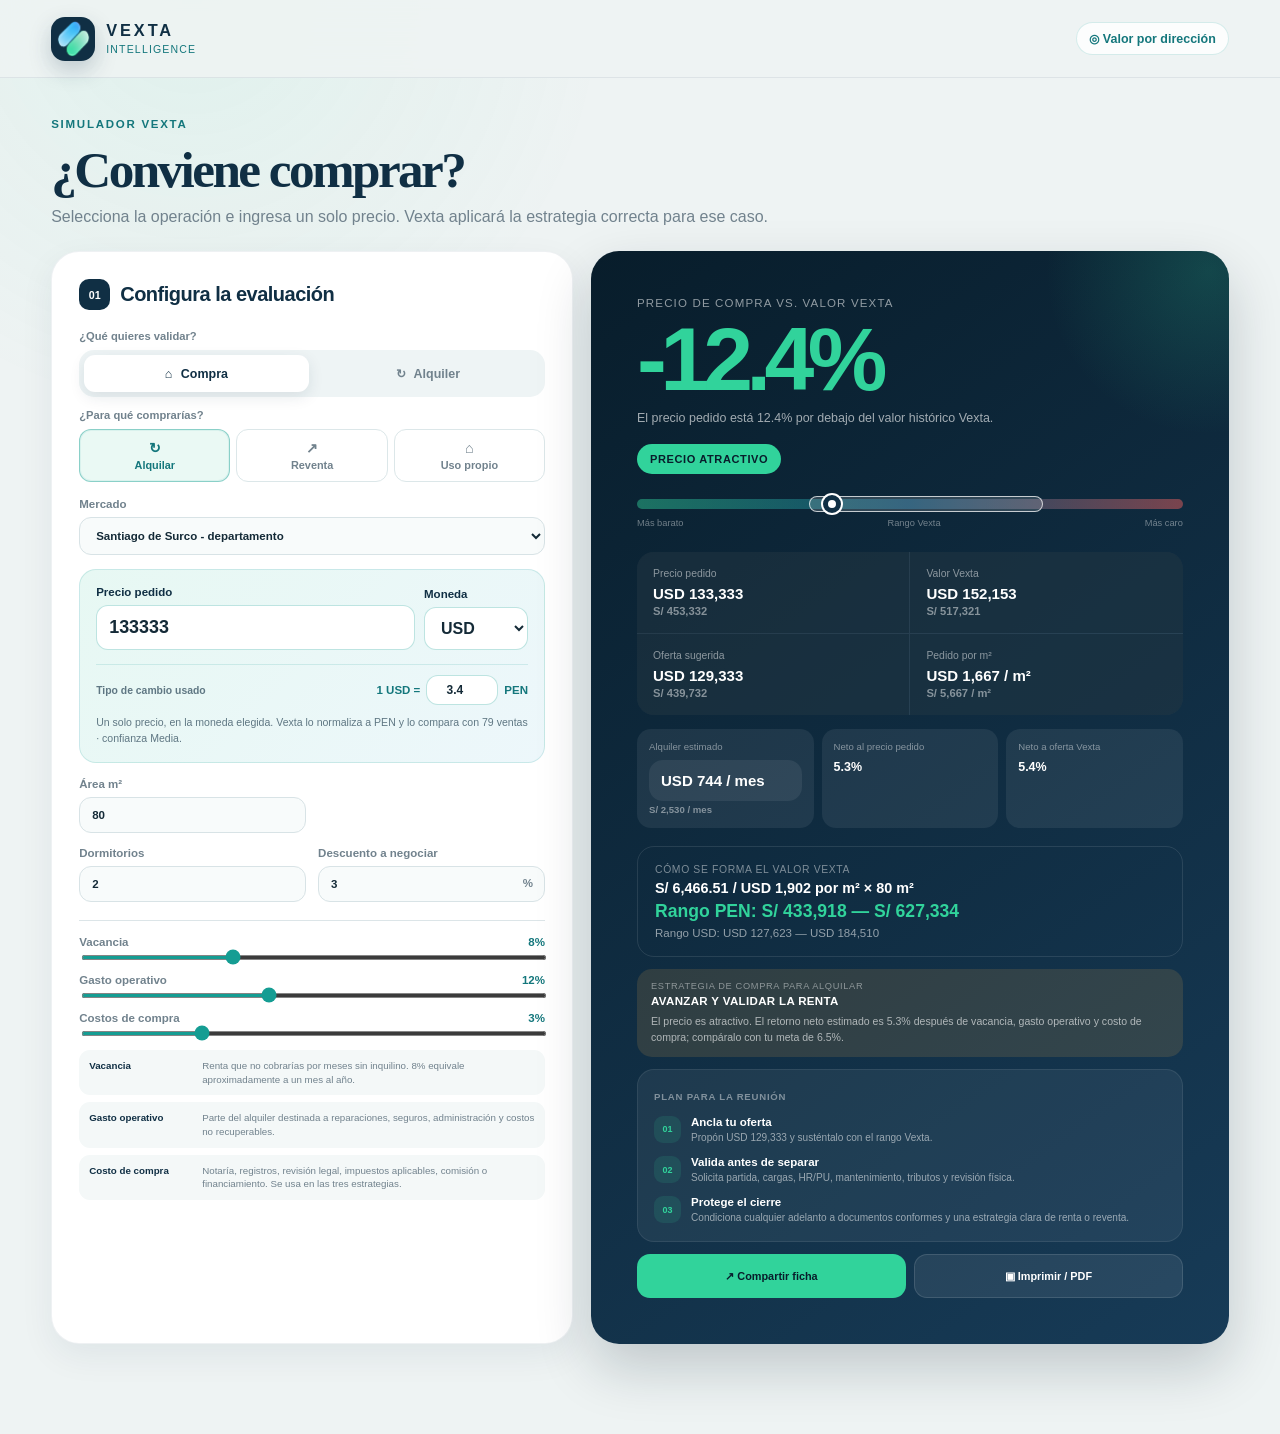
<file: simulador.html>
<!doctype html>
<html lang="es">
  <head>
    <meta charset="UTF-8" />
    <meta name="viewport" content="width=device-width, initial-scale=1.0, viewport-fit=cover" />
    <meta name="theme-color" content="#102f44" />
    <meta name="mobile-web-app-capable" content="yes" />
    <meta name="apple-mobile-web-app-capable" content="yes" />
    <meta name="apple-mobile-web-app-status-bar-style" content="black-translucent" />
    <meta name="apple-mobile-web-app-title" content="Vexta" />
    <meta name="description" content="Simula un precio inmobiliario y lleva tu ficha de negociación." />
    <meta property="og:title" content="Vexta Intelligence" />
    <meta property="og:description" content="Decisiones inmobiliarias con una señal más clara." />
    <meta property="og:type" content="website" />
    <meta property="og:image" content="./og.png" />
    <meta name="twitter:card" content="summary_large_image" />
    <link rel="icon" type="image/png" sizes="192x192" href="./icon-192.png" />
    <link rel="apple-touch-icon" sizes="180x180" href="./apple-touch-icon.png" />
    <link rel="manifest" href="./manifest.webmanifest" />
    <title>Vexta Intelligence</title>
    <script type="module" crossorigin src="./assets/pages-source-0wPKfiOF.js"></script>
    <link rel="stylesheet" crossorigin href="./assets/pages-source-CJckFhrO.css">
  </head>
  <body>
    <div id="root">
      <main style="min-height:100vh;display:grid;place-items:center;background:#f4f8f8;font-family:Inter,system-ui,sans-serif;color:#173b57">
        <p>Cargando Vexta Intelligence…</p>
      </main>
    </div>
  </body>
</html>
</file>
<file: assets/pages-source-CJckFhrO.css>
:root{--navy-950:#081d2b;--navy-900:#102f44;--navy-800:#173b57;--navy-700:#24536b;--teal-700:#14777c;--teal-500:#159d93;--blue-500:#27a9e8;--mint-500:#31d39b;--mint-100:#dbf8ee;--amber-500:#f2aa48;--red-500:#dc5c5c;--ink:#142a37;--muted:#71828d;--line:#dce5e8;--surface:#fff;--background:#eef3f3;--shadow:0 18px 55px #1134461c;--radius-lg:28px;--radius-md:20px;--radius-sm:13px}*{box-sizing:border-box}html{scroll-behavior:smooth;background:var(--background)}body{background:var(--background);color:var(--ink);margin:0;font-family:Inter,ui-sans-serif,-apple-system,BlinkMacSystemFont,Segoe UI,sans-serif}button,input,select{font:inherit}button{color:inherit}button,select{cursor:pointer}.app-shell{background:radial-gradient(circle at 15% 0%, #31d39b14, transparent 26rem), var(--background);min-height:100vh}.topbar{-webkit-backdrop-filter:blur(18px);backdrop-filter:blur(18px);z-index:50;background:#eef3f3e0;border-bottom:1px solid #173b5714;justify-content:space-between;align-items:center;height:78px;padding:0 clamp(22px,4vw,68px);display:flex;position:sticky;top:0}.brand{text-align:left;background:0 0;border:0;align-items:center;gap:11px;padding:0;display:inline-flex}.logo-tile{background:var(--navy-900);border-radius:14px;place-items:center;width:44px;height:44px;display:grid;overflow:hidden;box-shadow:0 9px 22px #102f4436}.logo-tile img{object-fit:contain;width:39px;height:39px}.brand>span:last-child{flex-direction:column;line-height:1;display:flex}.brand strong{letter-spacing:.18em;color:var(--navy-900);font-size:1.02rem}.brand small{color:var(--teal-700);letter-spacing:.11em;text-transform:uppercase;margin-top:6px;font-size:.66rem}.topbar-actions{align-items:center;gap:12px;display:flex}.live-pill{color:var(--teal-700);background:#ffffffbf;border:1px solid #159d932b;border-radius:999px;align-items:center;gap:8px;padding:8px 12px;font-size:.78rem;font-weight:750;display:inline-flex}.live-pill i{background:var(--mint-500);border-radius:50%;width:8px;height:8px;box-shadow:0 0 0 5px #31d39b21}.icon-button{background:var(--navy-900);color:#fff;border:0;border-radius:13px;width:42px;height:42px;font-size:1.45rem;box-shadow:0 8px 20px #102f4430}.desktop-nav{gap:8px;max-width:1280px;margin:22px auto -4px;padding:0 clamp(22px,4vw,52px);display:flex}.desktop-nav button{color:var(--muted);background:0 0;border:0;border-radius:11px;padding:10px 15px;font-size:.84rem;font-weight:700}.desktop-nav button.active{color:var(--navy-900);background:#fff;box-shadow:0 6px 20px #11344614}.main-content{max-width:1280px;margin:0 auto;padding:28px clamp(22px,4vw,52px) 90px}.hero-panel{color:#fff;background:radial-gradient(circle at 84% 8%,#27a9e847,#0000 29rem),linear-gradient(127deg,#061722,#0c3045 58%,#0c4147);border-radius:38px;grid-template-columns:minmax(0,1.6fr) minmax(280px,.72fr);min-height:420px;display:grid;position:relative;overflow:hidden;box-shadow:0 30px 75px #081d2b45}.hero-panel:before,.hero-panel:after{content:"";filter:blur(2px);pointer-events:none;border-radius:50%;position:absolute}.hero-panel:before{background:radial-gradient(circle,#27a9e852,#0000 69%);width:390px;height:390px;top:-190px;right:9%}.hero-panel:after{background:radial-gradient(circle,#31d39b45,#0000 66%);width:330px;height:330px;bottom:-230px;left:38%}.hero-copy{z-index:1;align-self:center;padding:clamp(38px,6vw,74px);position:relative}.hero-status{color:#ffffffb3;letter-spacing:.08em;text-transform:uppercase;background:#ffffff0f;border:1px solid #ffffff21;border-radius:999px;align-items:center;gap:9px;width:max-content;max-width:100%;margin-bottom:18px;padding:8px 12px;font-size:.67rem;font-weight:800;display:inline-flex}.hero-status i{background:var(--mint-500);border-radius:50%;width:8px;height:8px;box-shadow:0 0 0 6px #31d39b1f}.eyebrow{color:var(--mint-500);letter-spacing:.15em;text-transform:uppercase;margin-bottom:14px;font-size:.72rem;font-weight:800;display:block}.eyebrow.dark{color:var(--teal-700)}.hero-copy h1{letter-spacing:-.055em;max-width:780px;margin:0;font-family:Georgia,Times New Roman,serif;font-size:clamp(3rem,5.3vw,5.6rem);font-weight:500;line-height:.93}.hero-copy h1 span{color:#fff}.hero-copy h1 em{color:var(--mint-500);text-shadow:0 0 35px #31d39b33;font-style:normal}.hero-copy p{color:#ffffffad;max-width:600px;margin:23px 0 29px;font-size:1.05rem;line-height:1.65}.hero-actions{flex-wrap:wrap;gap:12px;display:flex}.primary-button,.ghost-button{border:0;border-radius:13px;padding:13px 18px;font-size:.84rem;font-weight:800}.primary-button{background:var(--mint-500);color:var(--navy-950);box-shadow:0 10px 22px #31d39b2e}.ghost-button{color:#fff;background:#ffffff14;border:1px solid #ffffff24}.hero-add-button{color:#fff;background:#ffffff14;border:1px solid #ffffff24;border-radius:13px;width:46px;min-width:46px;font-size:1.25rem}.hero-proof{color:#ffffff73;flex-wrap:wrap;gap:18px;margin-top:27px;font-size:.64rem;display:flex}.hero-proof span{align-items:baseline;gap:5px;display:flex}.hero-proof b{color:#fff;font-size:.82rem}.hero-signal{-webkit-backdrop-filter:blur(18px);backdrop-filter:blur(18px);z-index:1;background:linear-gradient(150deg,#ffffff1a,#ffffff09);border:1px solid #ffffff21;border-radius:25px;flex-direction:column;justify-content:flex-end;align-self:stretch;margin:34px 34px 34px 0;padding:28px;display:flex;position:relative}.hero-signal:before{content:"";background:var(--mint-500);border-radius:50%;width:12px;height:12px;position:absolute;top:26px;right:26px;box-shadow:0 0 0 7px #31d39b1f}.hero-signal-brand{color:#ffffff9e;letter-spacing:.12em;align-items:center;gap:9px;font-size:.62rem;display:flex;position:absolute;top:21px;left:22px}.hero-signal-brand>span{background:#ffffff17;border-radius:12px;place-items:center;width:35px;height:35px;display:grid}.hero-signal-brand img{object-fit:contain;width:31px;height:31px}.hero-signal>span{color:#ffffff8c;letter-spacing:.1em;text-transform:uppercase;font-size:.73rem}.hero-signal>strong{margin:12px 0 7px;font-family:Georgia,serif;font-size:2rem;line-height:1.03}.hero-signal>small{color:#ffffff9e;line-height:1.5}.signal-score{border-top:1px solid #ffffff1c;align-items:baseline;gap:3px;margin-top:25px;padding-top:20px;display:flex}.signal-score b{letter-spacing:-.06em;color:var(--mint-500);font-size:3.7rem;line-height:.9}.signal-score span{color:#ffffff73}.signal-foot{color:#ffffff61;text-transform:uppercase;letter-spacing:.06em;justify-content:space-between;gap:10px;margin-top:18px;font-size:.58rem;display:flex}.kpi-grid{grid-template-columns:repeat(4,1fr);gap:14px;margin:18px 0;display:grid}.kpi-card{background:var(--surface);border-radius:var(--radius-md);border:1px solid #173b5712;flex-direction:column;padding:21px 22px;display:flex;box-shadow:0 9px 26px #1134460e}.kpi-card span{color:var(--muted);text-transform:uppercase;letter-spacing:.08em;font-size:.73rem;font-weight:750}.kpi-card strong{color:var(--navy-900);letter-spacing:-.045em;margin:8px 0 4px;font-size:2rem}.kpi-card small{color:var(--muted);font-size:.72rem;line-height:1.4}.kpi-card.accent{background:var(--mint-100);border-color:#31d39b40}.kpi-card.accent strong{color:var(--teal-700)}.content-grid{grid-template-columns:minmax(0,1.45fr) minmax(330px,.8fr);gap:18px;display:grid}.panel{background:var(--surface);border-radius:var(--radius-lg);border:1px solid #173b5712;box-shadow:0 12px 34px #11344611}.matrix-panel,.ranking-panel{padding:26px}.panel-heading{justify-content:space-between;align-items:flex-start;gap:16px;display:flex}.panel-heading h2{color:var(--navy-900);letter-spacing:-.025em;margin:0;font-size:1.25rem}.legend-dot{color:var(--teal-700);padding-top:7px;font-size:.72rem;font-weight:700}.matrix-wrap{width:100%;min-height:310px;margin-top:6px}.matrix-wrap canvas{max-width:100%;display:block}.axis-note{color:var(--muted);justify-content:space-between;margin:-12px 12px 0 50px;font-size:.66rem;font-weight:700;display:flex}.text-button{color:var(--teal-700);background:0 0;border:0;font-size:.78rem;font-weight:800}.ranking-list{flex-direction:column;margin-top:17px;display:flex}.ranking-row{border:0;border-top:1px solid var(--line);text-align:left;background:0 0;grid-template-columns:32px minmax(0,1fr) auto auto;align-items:center;gap:11px;padding:15px 0;display:grid}.ranking-row:first-child{border-top:0}.ranking-row:hover{transform:translate(3px)}.rank-number{color:#a5b2b9;font-size:.72rem;font-weight:850}.rank-market,.rank-yield{flex-direction:column;min-width:0;display:flex}.rank-market strong{white-space:nowrap;text-overflow:ellipsis;font-size:.84rem;overflow:hidden}.rank-market small,.rank-yield small{color:var(--muted);text-transform:capitalize;margin-top:4px;font-size:.66rem}.rank-yield{text-align:right}.rank-yield strong{color:var(--teal-700);font-size:.93rem}.action{text-transform:uppercase;letter-spacing:.035em;border-radius:999px;justify-content:center;align-items:center;width:max-content;padding:6px 9px;font-size:.62rem;font-weight:850;display:inline-flex}.action-priorizar{background:var(--mint-100);color:#087255}.action-prospectar{color:#11729e;background:#e8f4fb}.action-observar{color:#72808a;background:#f1f3f4}.sjm-feature{background:linear-gradient(125deg,#dff8ef,#e8f6fb);border:1px solid #31d39b2e;border-radius:30px;grid-template-columns:minmax(270px,.7fr) 1.3fr;align-items:center;gap:28px;margin-top:18px;padding:30px;display:grid;position:relative;overflow:hidden}.sjm-feature:after{content:"SJM";color:#173b5709;letter-spacing:-.08em;pointer-events:none;font-size:10rem;font-weight:900;position:absolute;bottom:-49px;right:-16px}.sjm-copy{z-index:1;position:relative}.sjm-copy h2{color:var(--navy-900);letter-spacing:-.035em;margin:0 0 13px;font-family:Georgia,serif;font-size:2.1rem;line-height:1.03}.sjm-copy p{color:#52707e;margin:0;line-height:1.55}.sjm-stats{z-index:1;grid-template-columns:repeat(2,1fr);gap:12px;display:grid;position:relative}.sjm-stats button{text-align:left;background:#ffffffc2;border:1px solid #173b5714;border-radius:18px;grid-template-columns:1fr auto;gap:5px 8px;padding:17px;display:grid}.sjm-stats button>span:first-child{color:var(--muted);text-transform:capitalize;font-size:.68rem}.sjm-stats strong{color:var(--navy-900);font-size:1.45rem}.sjm-stats small{color:var(--muted);font-size:.66rem}.confidence{border-radius:999px;align-items:center;width:max-content;padding:5px 8px;font-size:.62rem;font-weight:850;display:inline-flex}.confidence-media{background:var(--mint-100);color:#087255}.confidence-limitada{color:#9c6419;background:#fff1d8}.confidence-baja{color:#9b3e3e;background:#fbe4e4}.view-section{min-height:70vh}.view-heading{justify-content:space-between;align-items:flex-end;gap:24px;margin:12px 0 25px;display:flex}.view-heading h1{color:var(--navy-900);letter-spacing:-.05em;margin:0;font-family:Georgia,serif;font-size:clamp(2.2rem,4vw,4.2rem);line-height:1}.view-heading p{color:var(--muted);margin:13px 0 0}.filter-row{gap:8px;display:flex}select,input{width:100%;color:var(--ink);background:#f8fbfb;border:1px solid #d8e3e6;border-radius:12px;outline:none;padding:11px 12px}select:focus,input:focus{border-color:var(--teal-500);box-shadow:0 0 0 4px #159d931a}.filter-row select{background-color:#fff;min-width:185px}.market-table-wrap{box-shadow:var(--shadow);background:#fff;border:1px solid #173b5714;border-radius:24px;overflow:auto}.market-table{border-collapse:collapse;width:100%;min-width:950px}.market-table th{background:var(--navy-900);color:#ffffffb8;text-align:left;text-transform:uppercase;letter-spacing:.06em;padding:14px 13px;font-size:.66rem}.market-table td{border-top:1px solid var(--line);padding:15px 13px;font-size:.8rem}.market-table tr{cursor:pointer;transition:all .18s}.market-table tbody tr:hover{background:#f4fbf9}.market-table td:nth-child(2){flex-direction:column;min-width:225px;display:flex}.market-table td:nth-child(2) small{color:var(--muted);text-transform:capitalize;margin-top:4px}.table-rank{width:28px;height:28px;color:var(--navy-700);background:#eef4f5;border-radius:9px;place-items:center;font-size:.7rem;font-weight:850;display:grid}.yield-value{color:var(--teal-700)}.mobile-market-cards{display:none}.simulator-grid{grid-template-columns:minmax(330px,.9fr) minmax(390px,1.1fr);gap:18px;display:grid}.input-panel{padding:27px}.input-panel .panel-heading{margin-bottom:20px}.input-panel .panel-heading>div{align-items:center;gap:10px;display:flex}.step-number{background:var(--navy-900);color:#fff;border-radius:10px;place-items:center;width:31px;height:31px;font-size:.67rem;font-weight:850;display:grid}.operation-selector{margin:0 0 16px}.operation-selector>span{color:var(--muted);margin-bottom:8px;font-size:.7rem;font-weight:800;display:block}.operation-selector>div{background:#eef4f5;border-radius:15px;grid-template-columns:1fr 1fr;gap:7px;padding:5px;display:grid}.operation-selector button{color:var(--muted);background:0 0;border:0;border-radius:11px;padding:11px;font-size:.78rem;font-weight:850}.operation-selector button b{margin-right:5px}.operation-selector button.active{color:var(--navy-900);background:#fff;box-shadow:0 5px 15px #1134461a}.purpose-selector{margin:-4px 0 16px}.purpose-selector>span{color:var(--muted);margin-bottom:8px;font-size:.7rem;font-weight:800;display:block}.purpose-selector>div{grid-template-columns:repeat(3,1fr);gap:6px;display:grid}.purpose-selector button{min-width:0;color:var(--muted);background:#fff;border:1px solid #dce7e9;border-radius:12px;padding:10px 5px;font-size:.68rem;font-weight:850}.purpose-selector button b{margin-bottom:3px;font-size:.9rem;display:block}.purpose-selector button.active{color:var(--teal-700);background:#eaf9f4;border-color:#159d9373;box-shadow:inset 0 0 0 1px #159d9314}.purchase-input-callout{background:linear-gradient(135deg,#e7f8f3,#edf7fb);border:1px solid #159d9329;border-radius:17px;margin:3px 0 15px;padding:16px}.purchase-input-callout label{color:var(--navy-900);margin-bottom:7px}.purchase-input-callout input{background:#fff;border-color:#159d9347;font-size:1.12rem;font-weight:850}.purchase-input-callout small{color:#5f7783;font-size:.66rem;line-height:1.45;display:block}.price-entry-row{grid-template-columns:minmax(0,1fr) 104px;align-items:end;gap:9px;display:grid}.price-entry-row label{min-width:0}.price-entry-row select{background:#fff;border-color:#159d9347;font-size:1rem;font-weight:900}.exchange-rate-row{color:#5f7783;border-top:1px solid #159d9326;justify-content:space-between;align-items:center;gap:12px;margin:7px 0 10px;padding-top:10px;font-size:.65rem;font-weight:750;display:flex}.exchange-rate-row label{color:var(--teal-700);white-space:nowrap;align-items:center;gap:6px;margin:0;display:flex}.exchange-rate-row input{text-align:center;width:72px;margin:0;padding:7px 8px;font-size:.75rem}label{color:var(--muted);margin-bottom:14px;font-size:.72rem;font-weight:750;display:block;position:relative}label select,label input{color:var(--ink);margin-top:7px;font-weight:650;display:block}label em{color:var(--muted);font-style:normal;position:absolute;bottom:13px;right:12px}.two-fields{grid-template-columns:1fr 1fr;gap:12px;display:grid}.assumption-sliders{border-top:1px solid var(--line);margin-top:4px;padding-top:15px}.assumption-sliders label{margin:0 0 14px}.assumption-sliders label span{justify-content:space-between;display:flex}.assumption-sliders b{color:var(--teal-700)}.assumption-explain{gap:7px;margin-top:4px;display:grid}.assumption-explain p{color:var(--muted);background:#f4f8f8;border-radius:11px;grid-template-columns:104px 1fr;gap:9px;margin:0;padding:9px 10px;font-size:.61rem;line-height:1.4;display:grid}.assumption-explain p b{color:var(--navy-900)}input[type=range]{height:5px;accent-color:var(--teal-500);box-shadow:none;border:0;padding:0}.result-panel{background:linear-gradient(145deg, var(--navy-950), var(--navy-800));color:#fff;border-radius:28px;flex-direction:column;padding:clamp(27px,4vw,46px);display:flex;position:relative;overflow:hidden;box-shadow:0 24px 55px #081d2b33}.result-panel:after{content:"";pointer-events:none;background:radial-gradient(circle,#31d39b30,#0000 68%);border-radius:50%;width:340px;height:340px;position:absolute;top:-150px;right:-150px}.result-label{color:#ffffff8c;text-transform:uppercase;letter-spacing:.1em;font-size:.72rem}.hero-result{letter-spacing:-.075em;color:var(--mint-500);z-index:1;margin:14px 0 22px;font-size:clamp(4rem,8vw,7.4rem);line-height:.82;position:relative}.hero-result.purchase-gap{margin-bottom:12px;font-size:clamp(3.7rem,7vw,6.5rem)}.hero-result.purchase-gap.positive{color:var(--mint-500)}.hero-result.purchase-gap.caution{color:#ffc46e}.hero-result.purchase-gap.negative{color:#ff9292}.price-question{color:#ffffff9e;margin:0 0 17px;font-size:.78rem;line-height:1.5}.target-track{background:#ffffff1f;border-radius:999px;height:6px;margin:6px 0 36px;position:relative}.target-track i{border-radius:inherit;background:linear-gradient(90deg, var(--blue-500), var(--mint-500));height:100%;display:block}.target-track span{color:#ffffff85;white-space:nowrap;font-size:.62rem;position:absolute;top:13px;transform:translate(-50%)}.target-track span:before{content:"";background:#fff;width:1px;height:12px;position:absolute;top:-16px;left:50%}.decision-banner{letter-spacing:.055em;border-radius:999px;width:max-content;max-width:100%;padding:9px 13px;font-size:.69rem;font-weight:900}.decision-banner.positive{background:var(--mint-500);color:var(--navy-950)}.decision-banner.caution{background:var(--amber-500);color:#4a2c00}.decision-banner.negative{background:var(--red-500);color:#fff}.price-scale-wrap{margin-top:25px}.price-scale{background:linear-gradient(90deg,#31d39b73,#27a9e847 50%,#dc5c5c85);border-radius:999px;height:10px;position:relative}.price-scale i{background:#ffffff26;border:1px solid #ffffffb8;border-radius:999px;height:16px;position:absolute;top:-3px}.price-scale b{border:5px solid var(--navy-900);background:#fff;border-radius:50%;width:18px;height:18px;position:absolute;top:50%;transform:translate(-50%,-50%);box-shadow:0 0 0 2px #fff}.scale-labels{color:#ffffff6b;justify-content:space-between;margin-top:9px;font-size:.58rem;display:flex}.result-metrics{background:#ffffff1a;border-radius:17px;grid-template-columns:1fr 1fr;gap:1px;margin-top:24px;display:grid;overflow:hidden}.result-metrics span{background:#081d2b73;flex-direction:column;padding:16px;display:flex}.result-metrics small{color:#ffffff80;font-size:.65rem}.result-metrics b{margin-top:6px;font-size:1rem}.dual-price{flex-direction:column;gap:3px;min-width:0;display:flex}.dual-price>span{color:#fff;white-space:nowrap;background:0 0;padding:0;font-size:.94rem;display:block}.dual-price>small{color:#ffffff7a;white-space:nowrap;font-size:.7rem;font-weight:650}.yield-summary{grid-template-columns:repeat(3,1fr);gap:8px;margin-top:14px;display:grid}.yield-summary span{background:#ffffff12;border-radius:14px;flex-direction:column;min-width:0;padding:12px;display:flex}.yield-summary small{color:#ffffff75;font-size:.6rem;line-height:1.3}.yield-summary b{color:#fff;margin-top:6px;font-size:.78rem}.formula-proof{border:1px solid #ffffff1a;border-radius:17px;flex-direction:column;gap:5px;margin-top:18px;padding:17px;display:flex}.formula-proof span{color:#ffffff75;text-transform:uppercase;letter-spacing:.06em;font-size:.65rem}.formula-proof strong{font-size:.9rem}.formula-proof b{color:var(--mint-500);font-size:1.1rem}.formula-proof>small{color:#ffffff8c;font-size:.72rem}.investment-decision{border-radius:15px;flex-direction:column;gap:4px;margin-top:12px;padding:12px 14px;display:flex}.investment-decision.positive{background:#31d39b24}.investment-decision.caution{background:#f2aa4824}.investment-decision.negative{background:#dc5c5c29}.investment-decision span{color:#ffffff73;text-transform:uppercase;letter-spacing:.07em;font-size:.58rem}.investment-decision b{color:#fff;letter-spacing:.03em;font-size:.72rem}.investment-decision small{color:#ffffff9e;margin-top:3px;font-size:.66rem;line-height:1.45}.strategy-playbook{background:#ffffff0f;border:1px solid #ffffff14;border-radius:17px;margin-top:12px;padding:16px}.strategy-playbook>span{color:#ffffff70;text-transform:uppercase;letter-spacing:.08em;font-size:.6rem;font-weight:800}.strategy-playbook ol{gap:11px;margin:12px 0 0;padding:0;list-style:none;display:grid}.strategy-playbook li{grid-template-columns:28px 1fr;align-items:start;gap:9px;display:grid}.strategy-playbook i{width:27px;height:27px;color:var(--mint-500);background:#31d39b21;border-radius:9px;place-items:center;font-size:.56rem;font-style:normal;font-weight:900;display:grid}.strategy-playbook p{flex-direction:column;gap:3px;margin:0;display:flex}.strategy-playbook b{color:#fff;font-size:.72rem}.strategy-playbook small{color:#ffffff8c;font-size:.63rem;line-height:1.4}.deal-actions{grid-template-columns:1fr 1fr;gap:8px;margin-top:12px;display:grid}.deal-actions button{color:#fff;background:#ffffff14;border:1px solid #ffffff1f;border-radius:13px;min-height:44px;font-size:.68rem;font-weight:850}.deal-actions button:first-child{background:var(--mint-500);color:var(--navy-950);border-color:#0000}.print-brand{display:none}.method-note{background:#fff;border:1px solid #173b5712;border-radius:20px;grid-template-columns:auto 1fr auto;align-items:center;gap:18px;margin-top:18px;padding:19px 22px;display:grid}.method-note>span{color:var(--teal-700);text-transform:uppercase;background:#e9f5f6;border-radius:999px;padding:7px 10px;font-size:.66rem;font-weight:850}.method-note p{color:var(--muted);margin:0;font-size:.78rem;line-height:1.55}.method-note div{white-space:nowrap;color:var(--muted);font-size:.7rem}.method-note b{color:var(--navy-900);margin-left:7px}.dark-button{background:var(--navy-900);color:#fff;box-shadow:none}.data-grid{grid-template-columns:1.1fr .9fr;gap:18px;display:grid}.data-health,.export-panel,.records-panel{padding:27px}.health-score{background:var(--mint-100);color:#087255;border-radius:999px;padding:7px 10px;font-size:.62rem;font-weight:900}.health-row{grid-template-columns:1fr auto;align-items:center;gap:8px 14px;padding-top:19px;display:grid}.health-row span{color:var(--muted);font-size:.76rem}.health-row b{color:var(--navy-900)}.health-row>i{background:#edf1f2;border-radius:999px;grid-column:1/-1;height:6px;display:block;overflow:hidden}.health-row em{border-radius:inherit;background:linear-gradient(90deg, var(--blue-500), var(--mint-500));height:100%;display:block}.quality-strip{grid-template-columns:repeat(3,1fr);gap:7px;margin-top:18px;display:grid}.quality-strip span,.source-strip span{background:#f3f7f8;border-radius:12px;flex-direction:column;gap:3px;padding:10px;display:flex}.quality-strip small,.source-strip small{color:var(--muted);font-size:.59rem}.quality-strip b,.source-strip b{color:var(--navy-900);font-size:.83rem}.source-strip{grid-template-columns:repeat(2,1fr);gap:7px;margin-top:8px;display:grid}.export-panel{background:linear-gradient(145deg,#e4f7f1,#edf7fa)}.export-panel h2{color:var(--navy-900);margin:0;font-family:Georgia,serif;font-size:2rem}.export-panel p{color:#567480;font-size:.82rem;line-height:1.65}.export-actions{flex-wrap:wrap;gap:8px;margin-top:19px;display:flex}.export-actions button{color:var(--navy-800);background:#fffc;border:1px solid #173b5721;border-radius:11px;padding:10px 12px;font-size:.72rem;font-weight:800}.records-panel{margin-top:18px}.records-panel .panel-heading>span{color:var(--muted);font-size:.72rem}.records-list{margin-top:17px}.records-list>div{border-top:1px solid var(--line);grid-template-columns:auto 1fr auto auto;align-items:center;gap:13px;padding:14px 0;display:grid}.records-list>div>span:nth-child(2){flex-direction:column;display:flex}.records-list small{color:var(--muted);text-transform:capitalize;margin-top:4px}.records-list>div>button{width:27px;height:27px;color:var(--muted);background:#f1f4f5;border:0;border-radius:8px}.operation{text-transform:uppercase;border-radius:999px;padding:6px 8px;font-size:.6rem;font-weight:850}.operation-venta{color:#11729e;background:#e8f4fb}.operation-alquiler{background:var(--mint-100);color:#087255}.empty-state{text-align:center;flex-direction:column;align-items:center;padding:45px 20px 24px;display:flex}.empty-state>span{background:var(--mint-100);width:48px;height:48px;color:var(--teal-700);border-radius:15px;place-items:center;font-size:1.5rem;display:grid}.empty-state strong{margin-top:14px}.empty-state p{color:var(--muted);font-size:.78rem}.empty-state button{color:var(--teal-700);background:0 0;border:0;font-weight:800}.modal-backdrop{z-index:100;-webkit-backdrop-filter:blur(9px);backdrop-filter:blur(9px);background:#05141e94;place-items:center;padding:18px;display:grid;position:fixed;inset:0}.entry-modal{background:#fff;border-radius:27px;width:min(620px,100%);max-height:calc(100vh - 36px);padding:27px;overflow-y:auto;box-shadow:0 30px 90px #05141e59}.modal-header{justify-content:space-between;align-items:flex-start;margin-bottom:20px;display:flex}.modal-header h2{color:var(--navy-900);margin:0;font-size:1.75rem}.modal-header button{background:#eef3f3;border:0;border-radius:11px;width:36px;height:36px;font-size:1.2rem}.discount-note{background:#edf8f5;border-radius:14px;align-items:center;gap:13px;margin-bottom:16px;padding:13px;display:flex}.discount-note span{color:var(--teal-700);font-size:1.3rem;font-weight:900}.discount-note p{color:#567480;margin:0;font-size:.69rem;line-height:1.45}.submit-button{width:100%;padding:14px}.toast{z-index:150;background:var(--navy-950);color:#fff;border-radius:999px;padding:12px 17px;font-size:.75rem;font-weight:750;position:fixed;bottom:28px;left:50%;transform:translate(-50%);box-shadow:0 13px 35px #05141e4d}.mobile-nav{display:none}.loading-shell{background:var(--navy-950);color:#fff9;place-content:center;justify-items:center;min-height:100vh;display:grid}.loading-shell img{object-fit:contain;width:84px;height:84px}.loading-shell p{font-size:.78rem}.loading-line{background:linear-gradient(90deg, var(--blue-500), var(--mint-500));border-radius:999px;width:130px;height:4px;margin-top:20px;animation:1.2s ease-in-out infinite alternate pulse}@keyframes pulse{0%{opacity:.35;transform:scaleX(.5)}to{opacity:1;transform:scaleX(1)}}@media (width<=980px){.hero-panel{grid-template-columns:1fr}.hero-signal{min-height:205px;margin:0 28px 28px}.kpi-grid{grid-template-columns:repeat(2,1fr)}.content-grid,.data-grid,.sjm-feature,.simulator-grid{grid-template-columns:1fr}.method-note{grid-template-columns:auto 1fr}.method-note div{grid-column:2}}@media (width<=720px){.topbar{height:67px;padding:0 16px}.logo-tile{width:40px;height:40px}.logo-tile img{width:35px;height:35px}.live-pill,.desktop-nav{display:none}.main-content{padding:15px 14px 94px}.hero-panel{border-radius:25px;min-height:0}.hero-copy{padding:31px 24px 25px}.hero-status{margin-bottom:16px;font-size:.56rem}.hero-copy h1{font-size:3.05rem;line-height:.9}.hero-copy p{margin:18px 0 22px;font-size:.9rem}.hero-actions{grid-template-columns:1fr 1fr;display:grid}.hero-add-button{grid-column:1/-1;width:100%;min-height:39px}.hero-proof{justify-content:space-between;gap:8px;margin-top:20px}.hero-proof span{flex-direction:column;gap:2px}.hero-signal{min-height:175px;margin:0 16px 16px;padding:22px}.hero-signal>strong{font-size:1.7rem}.hero-signal-brand{top:17px;left:18px}.signal-score{margin-top:18px}.signal-score b{font-size:3rem}.primary-button,.ghost-button{flex:1;padding:12px 10px}.kpi-grid{grid-template-columns:1fr 1fr;gap:9px;margin:10px 0}.kpi-card{border-radius:17px;padding:16px}.kpi-card strong{font-size:1.65rem}.kpi-card small{display:none}.content-grid{gap:10px}.matrix-panel,.ranking-panel{border-radius:21px;padding:18px}.legend-dot{display:none}.matrix-wrap{min-height:285px}.axis-note{display:none}.ranking-row{grid-template-columns:29px minmax(0,1fr) auto}.ranking-row .action{display:none}.sjm-feature{border-radius:22px;gap:17px;margin-top:10px;padding:22px 18px}.sjm-copy h2{font-size:1.8rem}.sjm-stats{grid-template-columns:1fr}.view-heading{flex-direction:column;align-items:stretch;margin-top:8px}.view-heading h1{font-size:2.65rem}.filter-row{overflow-x:auto}.filter-row select{min-width:165px}.market-table-wrap{display:none}.mobile-market-cards{gap:10px;display:grid}.mobile-market-card{text-align:left;background:#fff;border:1px solid #173b5712;border-radius:19px;padding:16px;box-shadow:0 9px 25px #1134460d}.mobile-market-card>div:first-child{grid-template-columns:auto 1fr auto;align-items:center;gap:10px;display:grid}.mobile-market-card>div:first-child>span:nth-child(2){flex-direction:column;display:flex}.mobile-market-card strong{font-size:.85rem}.mobile-market-card small{color:var(--muted);text-transform:capitalize;margin-top:3px;font-size:.65rem}.mobile-metrics{grid-template-columns:1fr 1fr 1fr;gap:5px;margin:15px 0 12px;display:grid}.mobile-metrics span{flex-direction:column;display:flex}.mobile-metrics b{color:var(--navy-900);margin-top:4px;font-size:.78rem}.coverage-line{background:#edf1f2;border-radius:999px;height:4px;overflow:hidden}.coverage-line i{background:linear-gradient(90deg, var(--blue-500), var(--mint-500));height:100%;display:block}.input-panel,.result-panel,.data-health,.export-panel,.records-panel{border-radius:21px;padding:20px}.input-panel input,.input-panel select{min-height:49px;font-size:16px}.operation-selector button,.purpose-selector button{min-height:48px}.exchange-rate-row input{min-height:37px;font-size:.82rem}.hero-result{font-size:4.6rem}.result-metrics{grid-template-columns:1fr 1fr}.price-entry-row{grid-template-columns:minmax(0,1fr) 92px}.yield-summary{grid-template-columns:1fr}.yield-summary span{flex-direction:row;justify-content:space-between;align-items:center}.yield-summary b{margin-top:0}.method-note{grid-template-columns:1fr;gap:10px}.method-note div{white-space:normal;grid-column:auto}.records-list>div{grid-template-columns:auto 1fr auto}.records-list>div>b{grid-column:2}.records-list>div>button{grid-area:1/3/3}.mobile-nav{z-index:70;-webkit-backdrop-filter:blur(18px);backdrop-filter:blur(18px);background:#081d2bf2;border:1px solid #ffffff1a;border-radius:21px;grid-template-columns:repeat(4,1fr);height:65px;padding:6px;display:grid;position:fixed;bottom:10px;left:12px;right:12px;box-shadow:0 17px 38px #081d2b47}.mobile-nav button{color:#ffffff73;background:0 0;border:0;border-radius:15px;flex-direction:column;justify-content:center;align-items:center;gap:2px;display:flex}.mobile-nav button.active{color:var(--mint-500);background:#31d39b24}.mobile-nav span{font-size:1.12rem}.mobile-nav small{font-size:.57rem;font-weight:750}.toast{text-align:center;width:calc(100% - 32px);bottom:87px}.entry-modal{border-radius:23px;padding:21px}}@media (width<=430px){.hero-copy h1{font-size:2.85rem}.two-fields{grid-template-columns:1fr;gap:0}.sjm-stats button{grid-template-columns:1fr auto}.mobile-metrics{grid-template-columns:1fr 1fr 1fr}.deal-actions{grid-template-columns:1fr}.assumption-explain p{grid-template-columns:1fr;gap:3px}}@media print{@page{size:A4;margin:14mm}body{background:#fff}.topbar,.desktop-nav,.mobile-nav,.view-heading,.input-panel,.method-note,.toast{display:none!important}.main-content{max-width:none;padding:0}.view-section{min-height:0}.simulator-grid{display:block}.result-panel{color:var(--ink);box-shadow:none;background:#fff;border:1px solid #ccdadd;border-radius:20px;padding:26px;display:block}.result-panel:after{display:none}.print-brand{border-bottom:1px solid #dce5e8;align-items:center;gap:10px;margin-bottom:24px;padding-bottom:14px;display:flex}.print-brand img{object-fit:contain;background:var(--navy-900);border-radius:12px;width:42px;height:42px}.print-brand>span{flex-direction:column;display:flex}.print-brand b{color:var(--navy-900);letter-spacing:.16em}.print-brand small{color:var(--muted);margin-top:3px}.result-label,.price-question,.scale-labels,.yield-summary small,.formula-proof span,.formula-proof>small,.investment-decision span,.investment-decision small,.strategy-playbook>span,.strategy-playbook small{color:#617580}.hero-result.purchase-gap{color:var(--teal-700);font-size:4rem}.result-metrics,.result-metrics span,.yield-summary span,.formula-proof,.investment-decision,.strategy-playbook{color:var(--ink);background:#f4f8f8;border-color:#dce5e8}.result-metrics b,.dual-price>span,.yield-summary b,.formula-proof strong,.investment-decision b,.strategy-playbook b{color:var(--navy-900)}.dual-price>small{color:var(--muted)}.formula-proof b{color:var(--teal-700)}.deal-actions{display:none}}@media (prefers-reduced-motion:reduce){*,:before,:after{scroll-behavior:auto!important;transition-duration:.01ms!important;animation-duration:.01ms!important}}

@media print{
@page{size:A4;margin:9mm}
body{-webkit-print-color-adjust:exact;print-color-adjust:exact}
html,body,.app-shell,.main-content,.view-section,.simulator-section{background:#fff!important}
.result-panel{padding:14px 16px!important;border-radius:14px!important}
.print-brand{margin-bottom:8px!important;padding-bottom:7px!important}
.print-brand img{width:34px!important;height:34px!important}
.result-label{display:block}
.hero-result.purchase-gap{display:block;font-size:2.5rem!important;line-height:1;margin:3px 0 4px!important}
.price-question{margin:0 0 5px!important}
.result-metrics small{color:#617580!important}
.result-metrics,.yield-summary{margin:7px 0!important}
.result-metrics span,.yield-summary span{padding:7px 10px!important}
.formula-proof,.investment-decision,.strategy-playbook{margin:7px 0!important;padding:9px 12px!important;break-inside:avoid}
.strategy-playbook>div,.strategy-playbook li{padding:2px 0!important;margin:0!important}
.result-panel:after{display:block!important;position:static!important;inset:auto!important;width:auto!important;height:auto!important;background:none!important;filter:none!important;opacity:1!important;margin-top:8px;color:#617580;font-size:.68rem;line-height:1.35;content:"Referencia de prefactibilidad basada en avisos publicados. No es una tasación: valida documentos, estado físico, cargas, mantenimiento e impuestos."}
}
</file>
